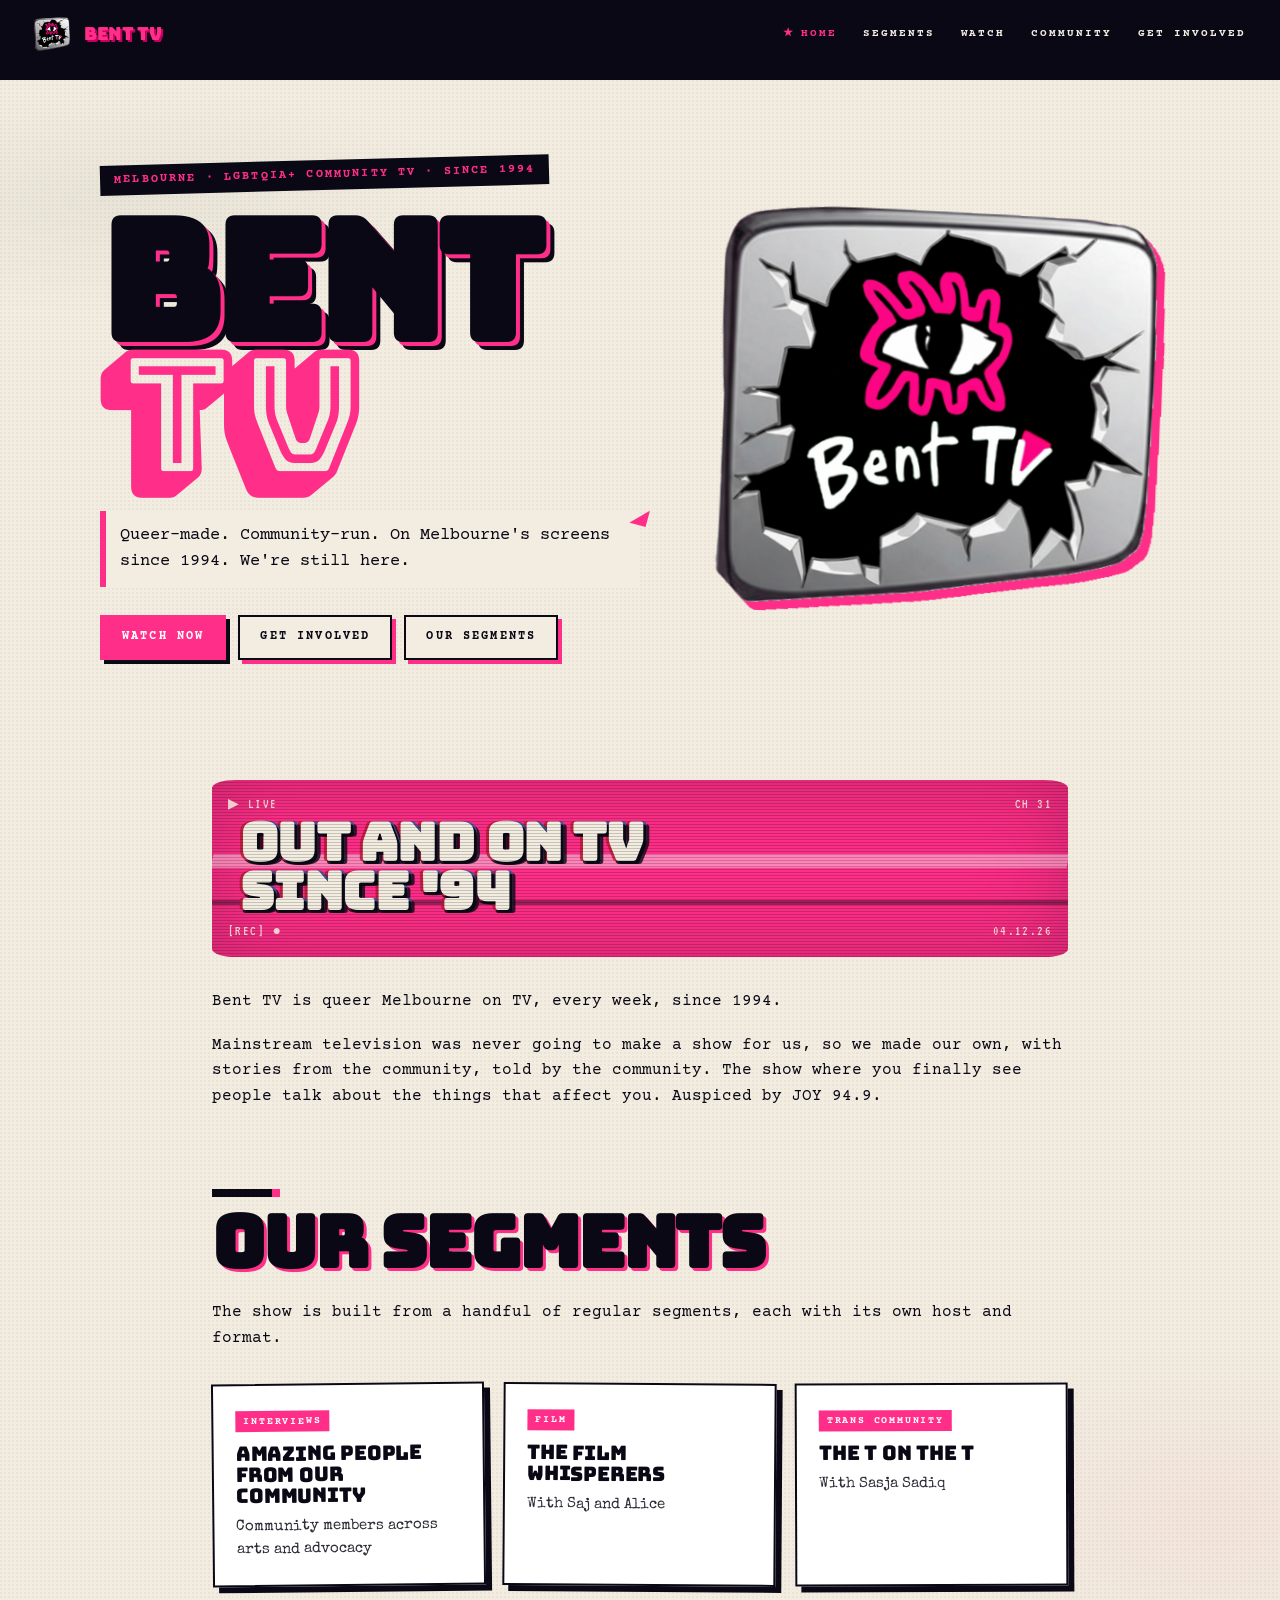
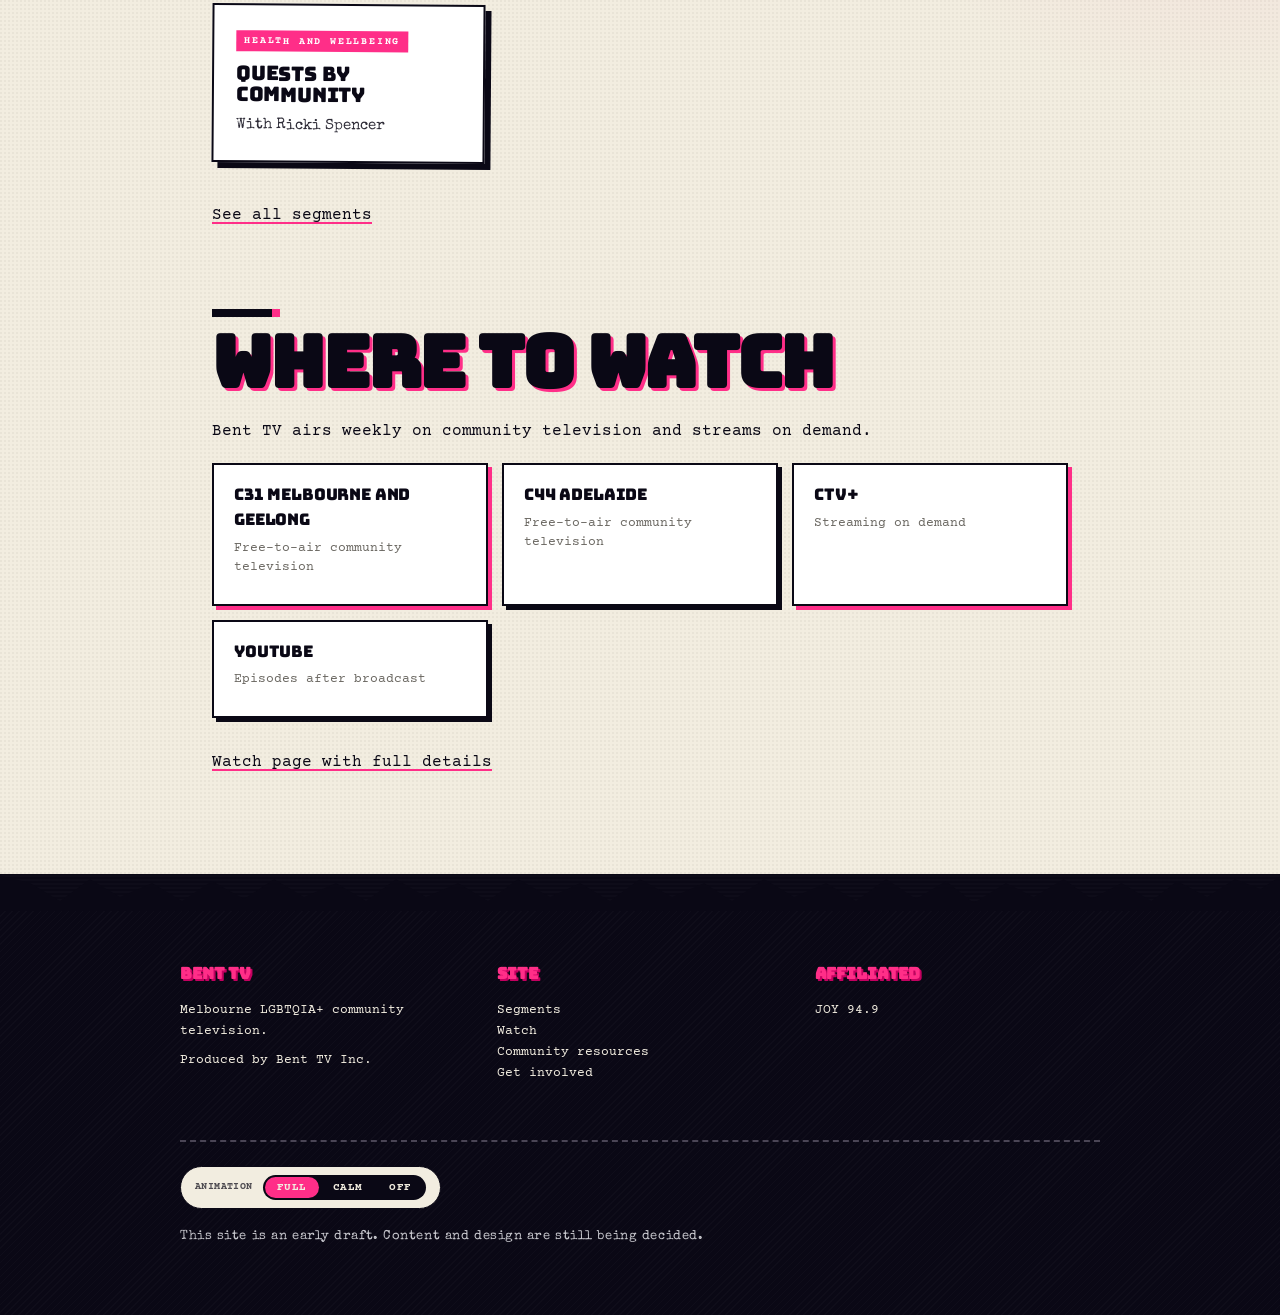
<file: index.html>
<!DOCTYPE html>
<html lang="en-AU">
<head>
<meta charset="UTF-8">
<meta name="viewport" content="width=device-width, initial-scale=1.0">
<title>Bent TV - Melbourne LGBTQIA+ community television</title>
<meta name="description" content="Bent TV is a Melbourne-based LGBTQIA+ community television show. Weekly on C31, C44, CTV+ and YouTube.">
<link rel="icon" type="image/png" href="bent-tv-bug.png">
<link rel="stylesheet" href="style.css">
</head>
<body>
<a class="skip-link" href="#main">Skip to content</a>

<nav class="site-nav" aria-label="Main">
<a class="nav-wm" href="index.html"><img class="nav-bug" src="bent-tv-bug.png" alt=""><span>BENT TV</span></a>
<div class="nav-links">
<a href="index.html" aria-current="page">Home</a>
<a href="segments.html">Segments</a>
<a href="watch.html">Watch</a>
<a href="community.html">Community</a>
<a href="get-involved.html">Get involved</a>
</div>
</nav>

<div class="page-wrap">

<header class="hero">
<div class="hero-inner">
<div class="hero-feature">
<div>
<span class="tracked eyebrow">Melbourne · LGBTQIA+ community TV · since 1994</span>
<h1>BENT <span class="tv">TV</span></h1>
<p class="lead">Queer-made. Community-run. On Melbourne's screens since 1994. We're still here.</p>
<div class="cta-group">
<a class="btn btn-pink" href="watch.html">Watch now</a>
<a class="btn btn-outline" href="get-involved.html">Get involved</a>
<a class="btn btn-outline" href="segments.html">Our segments</a>
</div>
</div>
<img class="hero-bug" src="bent-tv-bug.png" alt="Bent TV logo, a cracked silver TV screen with a hot pink eye motif and the wordmark Bent TV in handwritten white type">
</div>
</div>
</header>

<main id="main">

<div class="broadcast-panel" role="banner" aria-label="Section heading: Out and on TV since 1994">
<div class="bp-track-1" aria-hidden="true"></div>
<div class="bp-track-2" aria-hidden="true"></div>
<h2>
<span class="bp-ghost-l" aria-hidden="true">OUT AND ON TV<br>SINCE '94</span>
<span class="bp-ghost-r" aria-hidden="true">OUT AND ON TV<br>SINCE '94</span>
<span class="bp-real">OUT AND ON TV<br>SINCE '94</span>
</h2>
<span class="bp-corner bp-corner-tl" aria-hidden="true">▶ LIVE</span>
<span class="bp-corner bp-corner-tr" aria-hidden="true">CH 31</span>
<span class="bp-corner bp-corner-bl" aria-hidden="true">[REC] ●</span>
<span class="bp-corner bp-corner-br" aria-hidden="true" id="bp-date">25.04.26</span>
</div>
<p>Bent TV is queer Melbourne on TV, every week, since 1994.</p>
<p>Mainstream television was never going to make a show for us, so we made our own, with stories from the community, told by the community. The show where you finally see people talk about the things that affect you. Auspiced by JOY 94.9.</p>

<h2>Our segments</h2>
<p>The show is built from a handful of regular segments, each with its own host and format.</p>

<div class="segment-grid">

<a class="segment-card" href="amazing-people.html">
<div class="segment-card-tag">Interviews</div>
<div class="segment-card-title">Amazing People<br>from Our Community</div>
<div class="segment-card-host">Community members across arts and advocacy</div>
</a>

<a class="segment-card" href="film-whisperers.html">
<div class="segment-card-tag">Film</div>
<div class="segment-card-title">The Film Whisperers</div>
<div class="segment-card-host">With Saj and Alice</div>
</a>

<a class="segment-card" href="t-on-the-t.html">
<div class="segment-card-tag">Trans community</div>
<div class="segment-card-title">The T on the T</div>
<div class="segment-card-host">With Sasja Sadiq</div>
</a>

<a class="segment-card" href="quests-by-community.html">
<div class="segment-card-tag">Health and wellbeing</div>
<div class="segment-card-title">Quests by Community</div>
<div class="segment-card-host">With Ricki Spencer</div>
</a>

</div>

<p><a href="segments.html">See all segments</a></p>

<h2>Where to watch</h2>
<p>Bent TV airs weekly on community television and streams on demand.</p>

<ul class="platform-list">
<li>
<div class="platform-name">C31 Melbourne and Geelong</div>
<div class="platform-detail">Free-to-air community television</div>
</li>
<li>
<div class="platform-name">C44 Adelaide</div>
<div class="platform-detail">Free-to-air community television</div>
</li>
<li>
<div class="platform-name">CTV+</div>
<div class="platform-detail">Streaming on demand</div>
</li>
<li>
<div class="platform-name">YouTube</div>
<div class="platform-detail">Episodes after broadcast</div>
</li>
</ul>

<p><a href="watch.html">Watch page with full details</a></p>

</main>

</div>

<div class="before-footer"></div>

<footer class="site-footer">
<div class="footer-inner">

<div>
<h3>Bent TV</h3>
<p>Melbourne LGBTQIA+ community television.</p>
<p>Produced by Bent TV Inc.</p>
</div>

<div>
<h3>Site</h3>
<ul>
<li><a href="segments.html">Segments</a></li>
<li><a href="watch.html">Watch</a></li>
<li><a href="community.html">Community resources</a></li>
<li><a href="get-involved.html">Get involved</a></li>
</ul>
</div>

<div>
<h3>Affiliated</h3>
<ul>
<li><a href="https://joy.org.au/">JOY 94.9</a></li>
</ul>
</div>

<div class="footer-meta">
<div class="motion-control" role="region" aria-label="Animation settings">
<span class="motion-control-label" id="motion-label">Animation</span>
<div class="motion-control-buttons" role="group" aria-labelledby="motion-label">
<button class="motion-btn" type="button" data-motion="full" aria-pressed="false">Full</button>
<button class="motion-btn" type="button" data-motion="calm" aria-pressed="false">Calm</button>
<button class="motion-btn" type="button" data-motion="off" aria-pressed="false">Off</button>
</div>
</div>
<p>This site is an early draft. Content and design are still being decided.</p>
</div>

</div>
</footer>

<script>
(function() {
  // === Motion preference: full / calm / off, persisted in localStorage ===
  // OS-level prefers-reduced-motion is respected by CSS as a default.
  // User preference (if set here) overrides OS preference.

  var STORAGE_KEY = 'benttv_motion';
  var html = document.documentElement;
  var buttons = document.querySelectorAll('.motion-btn');

  function applyState(state) {
    if (state === 'full' || state === 'calm' || state === 'off') {
      html.setAttribute('data-motion', state);
    } else {
      html.removeAttribute('data-motion');
    }
    buttons.forEach(function(btn) {
      btn.setAttribute('aria-pressed', btn.dataset.motion === state ? 'true' : 'false');
    });
  }

  // On load, check stored preference. If none, mark whichever button matches
  // the resolved motion mode (full by default, calm if OS reduce-motion is set).
  var stored;
  try { stored = localStorage.getItem(STORAGE_KEY); } catch (e) { stored = null; }

  if (stored) {
    applyState(stored);
  } else {
    var prefersReduce = window.matchMedia && window.matchMedia('(prefers-reduced-motion: reduce)').matches;
    // Visual button state only, do not set data-motion attribute so CSS can react to OS pref
    buttons.forEach(function(btn) {
      btn.setAttribute('aria-pressed', btn.dataset.motion === (prefersReduce ? 'calm' : 'full') ? 'true' : 'false');
    });
  }

  // Wire up the buttons
  buttons.forEach(function(btn) {
    btn.addEventListener('click', function() {
      var state = btn.dataset.motion;
      try { localStorage.setItem(STORAGE_KEY, state); } catch (e) {}
      applyState(state);
    });
  });

  // === Current date in the broadcast panel corner ===
  // Format: DD.MM.YY
  var dateEl = document.getElementById('bp-date');
  if (dateEl) {
    var d = new Date();
    var pad = function(n) { return n < 10 ? '0' + n : '' + n; };
    var dd = pad(d.getDate());
    var mm = pad(d.getMonth() + 1);
    var yy = pad(d.getFullYear() % 100);
    dateEl.textContent = dd + '.' + mm + '.' + yy;
  }
})();
</script>

</body>
</html>
</file>
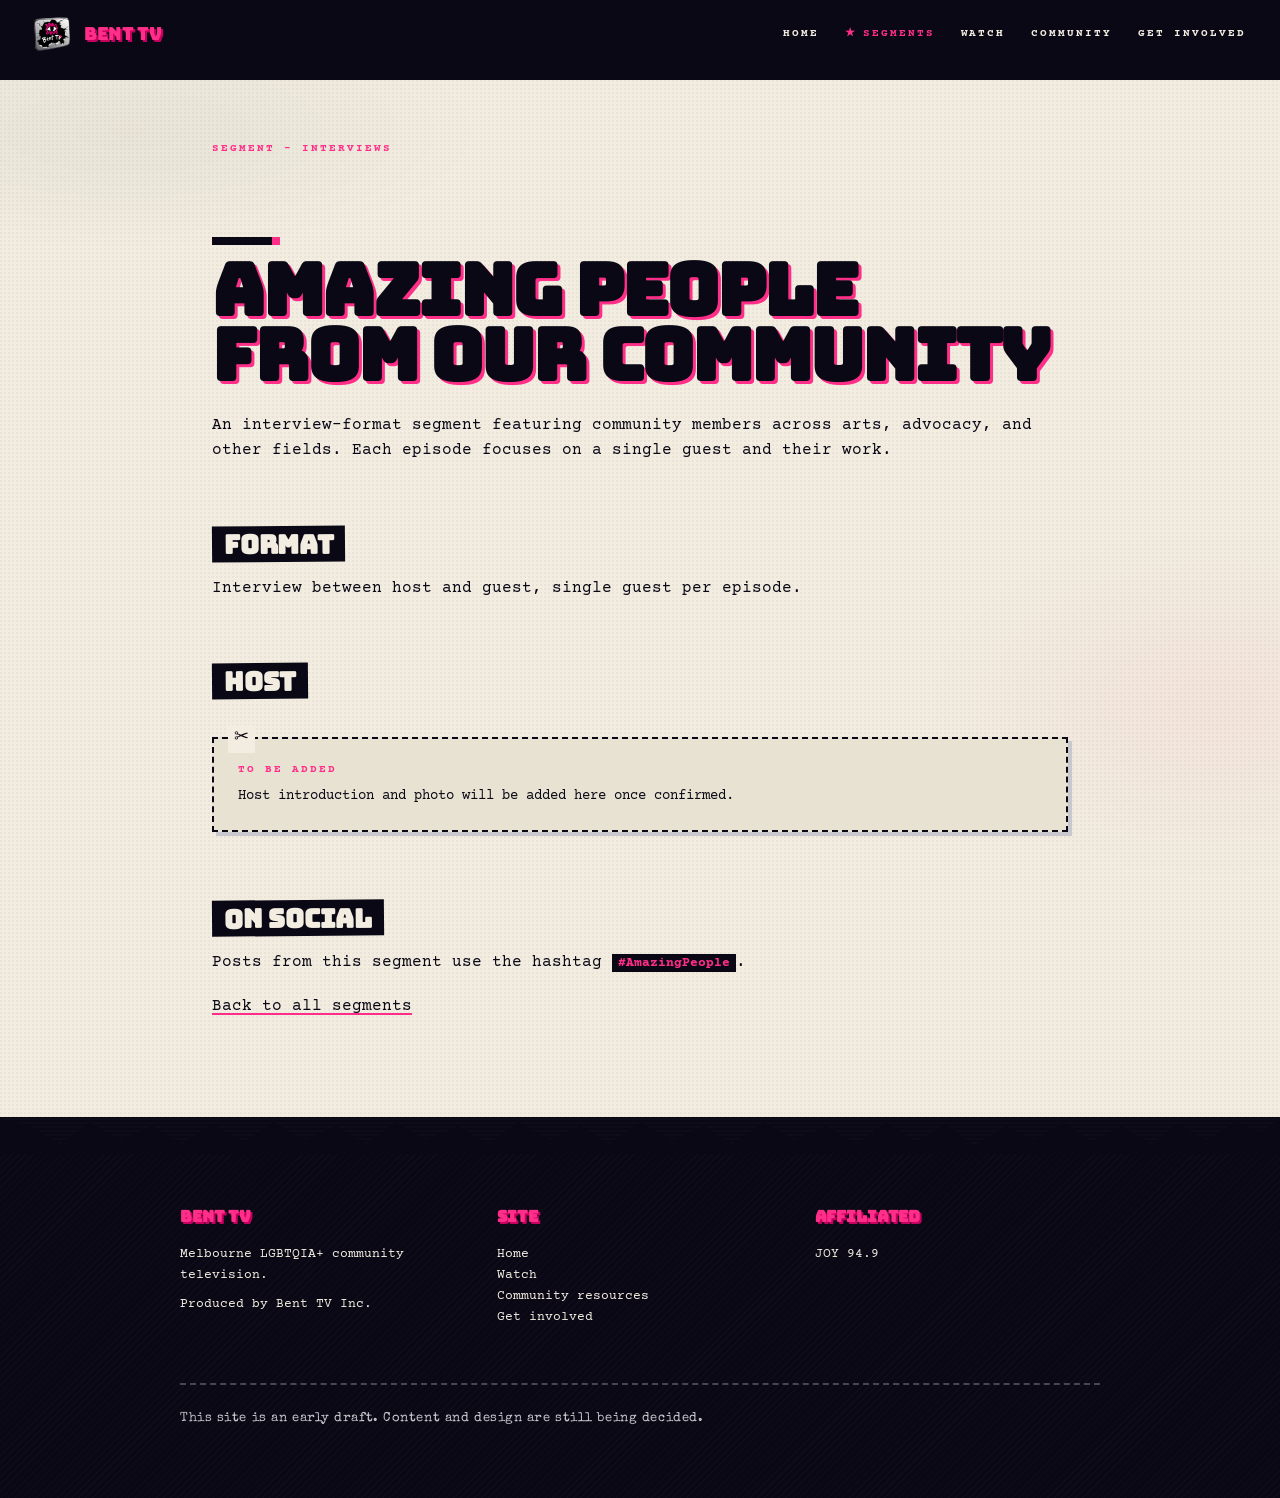
<file: amazing-people.html>
<!DOCTYPE html>
<html lang="en-AU">
<head>
<meta charset="UTF-8">
<meta name="viewport" content="width=device-width, initial-scale=1.0">
<title>Amazing People from Our Community - Bent TV</title>
<meta name="description" content="An interview-format segment featuring community members across arts, advocacy, and other fields.">
<link rel="icon" type="image/png" href="bent-tv-bug.png">
<link rel="stylesheet" href="style.css">
</head>
<body>
<a class="skip-link" href="#main">Skip to content</a>

<nav class="site-nav" aria-label="Main">
<a class="nav-wm" href="index.html"><img class="nav-bug" src="bent-tv-bug.png" alt=""><span>BENT TV</span></a>
<div class="nav-links">
<a href="index.html">Home</a>
<a href="segments.html" aria-current="page">Segments</a>
<a href="watch.html">Watch</a>
<a href="community.html">Community</a>
<a href="get-involved.html">Get involved</a>
</div>
</nav>

<div class="page-wrap">

<main id="main">

<span class="tracked eyebrow">Segment - Interviews</span>
<h2>Amazing People<br>from Our Community</h2>

<p>An interview-format segment featuring community members across arts, advocacy, and other fields. Each episode focuses on a single guest and their work.</p>

<h3>Format</h3>
<p>Interview between host and guest, single guest per episode.</p>

<h3>Host</h3>
<div class="placeholder-block">
<span class="placeholder-label">To be added</span>
Host introduction and photo will be added here once confirmed.
</div>

<h3>On social</h3>
<p>Posts from this segment use the hashtag <code>#AmazingPeople</code>.</p>

<p><a href="segments.html">Back to all segments</a></p>

</main>

</div>

<div class="before-footer"></div>

<footer class="site-footer">
<div class="footer-inner">

<div>
<h3>Bent TV</h3>
<p>Melbourne LGBTQIA+ community television.</p>
<p>Produced by Bent TV Inc.</p>
</div>

<div>
<h3>Site</h3>
<ul>
<li><a href="index.html">Home</a></li>
<li><a href="watch.html">Watch</a></li>
<li><a href="community.html">Community resources</a></li>
<li><a href="get-involved.html">Get involved</a></li>
</ul>
</div>

<div>
<h3>Affiliated</h3>
<ul>
<li><a href="https://joy.org.au/">JOY 94.9</a></li>
</ul>
</div>

<div class="footer-meta">
<p>This site is an early draft. Content and design are still being decided.</p>
</div>

</div>
</footer>

</body>
</html>
</file>
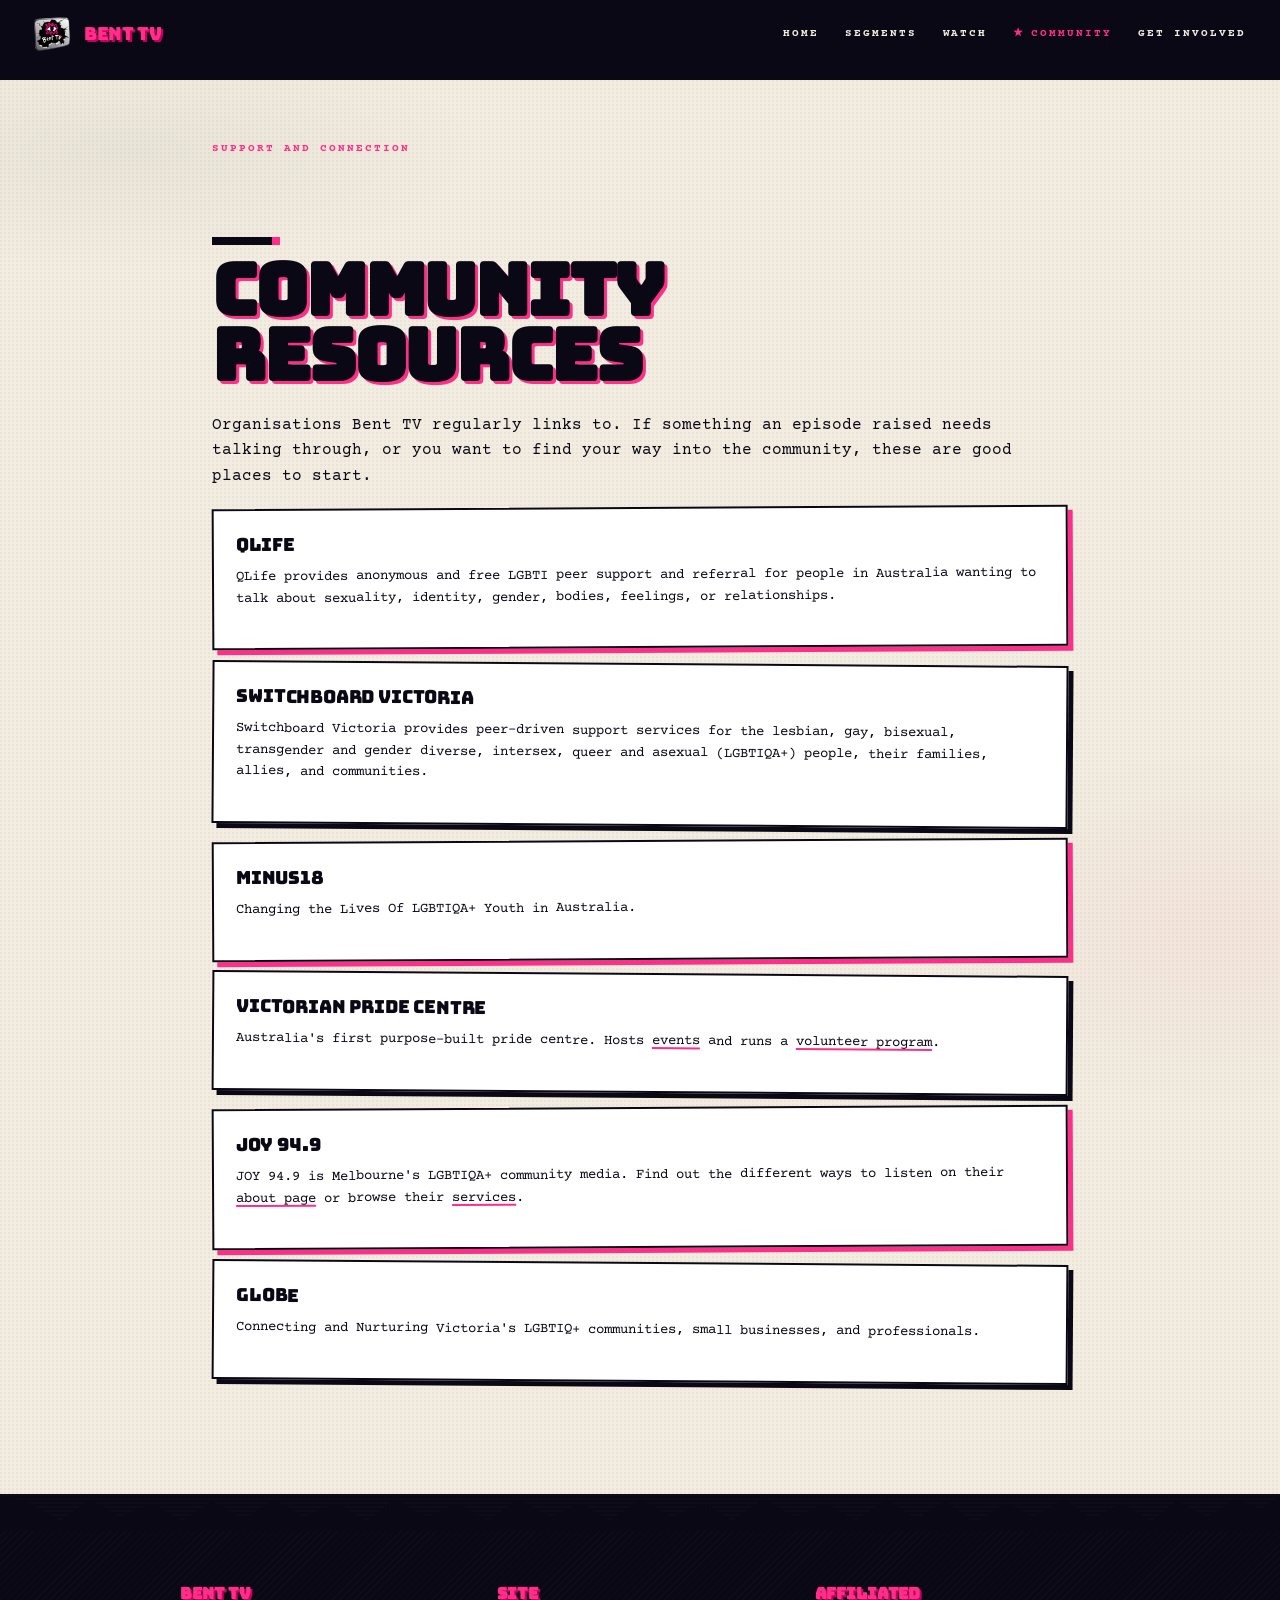
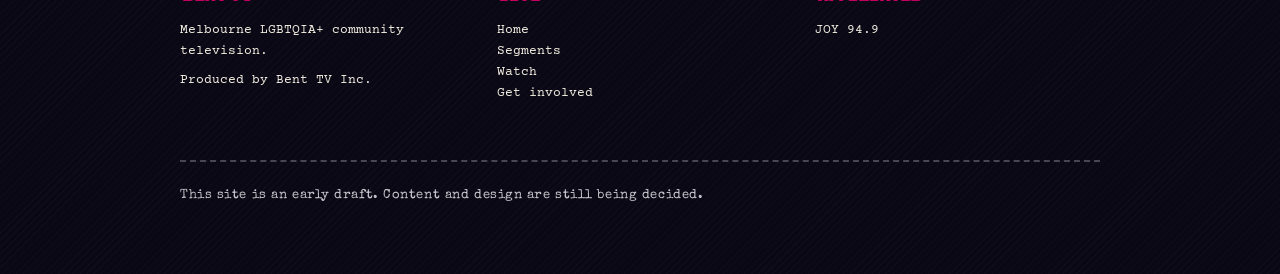
<file: community.html>
<!DOCTYPE html>
<html lang="en-AU">
<head>
<meta charset="UTF-8">
<meta name="viewport" content="width=device-width, initial-scale=1.0">
<title>Community resources - Bent TV</title>
<meta name="description" content="LGBTQIA+ community organisations and support services that Bent TV regularly links to.">
<link rel="icon" type="image/png" href="bent-tv-bug.png">
<link rel="stylesheet" href="style.css">
</head>
<body>
<a class="skip-link" href="#main">Skip to content</a>

<nav class="site-nav" aria-label="Main">
<a class="nav-wm" href="index.html"><img class="nav-bug" src="bent-tv-bug.png" alt=""><span>BENT TV</span></a>
<div class="nav-links">
<a href="index.html">Home</a>
<a href="segments.html">Segments</a>
<a href="watch.html">Watch</a>
<a href="community.html" aria-current="page">Community</a>
<a href="get-involved.html">Get involved</a>
</div>
</nav>

<div class="page-wrap">

<main id="main">

<span class="tracked eyebrow">Support and connection</span>
<h2>Community resources</h2>
<p>Organisations Bent TV regularly links to. If something an episode raised needs talking through, or you want to find your way into the community, these are good places to start.</p>

<ul class="resource-list">

<li>
<div class="resource-name"><a href="https://www.qlife.org.au/">QLife</a></div>
<p class="resource-blurb">QLife provides anonymous and free LGBTI peer support and referral for people in Australia wanting to talk about sexuality, identity, gender, bodies, feelings, or relationships.</p>
</li>

<li>
<div class="resource-name"><a href="https://www.switchboard.org.au/">Switchboard Victoria</a></div>
<p class="resource-blurb">Switchboard Victoria provides peer-driven support services for the lesbian, gay, bisexual, transgender and gender diverse, intersex, queer and asexual (LGBTIQA+) people, their families, allies, and communities.</p>
</li>

<li>
<div class="resource-name"><a href="https://www.minus18.org.au/">Minus18</a></div>
<p class="resource-blurb">Changing the Lives Of LGBTIQA+ Youth in Australia.</p>
</li>

<li>
<div class="resource-name"><a href="https://pridecentre.org.au/">Victorian Pride Centre</a></div>
<p class="resource-blurb">Australia's first purpose-built pride centre. Hosts <a href="https://pridecentre.org.au/events/">events</a> and runs a <a href="https://pridecentre.org.au/volunteer/">volunteer program</a>.</p>
</li>

<li>
<div class="resource-name"><a href="https://joy.org.au/">JOY 94.9</a></div>
<p class="resource-blurb">JOY 94.9 is Melbourne's LGBTIQA+ community media. Find out the different ways to listen on their <a href="https://joy.org.au/about-joy/we-are-joy/">about page</a> or browse their <a href="https://joy.org.au/services/">services</a>.</p>
</li>

<li>
<div class="resource-name"><a href="https://globevictoria.com.au/">GLOBE</a></div>
<p class="resource-blurb">Connecting and Nurturing Victoria's LGBTIQ+ communities, small businesses, and professionals.</p>
</li>

</ul>

</main>

</div>

<div class="before-footer"></div>

<footer class="site-footer">
<div class="footer-inner">

<div>
<h3>Bent TV</h3>
<p>Melbourne LGBTQIA+ community television.</p>
<p>Produced by Bent TV Inc.</p>
</div>

<div>
<h3>Site</h3>
<ul>
<li><a href="index.html">Home</a></li>
<li><a href="segments.html">Segments</a></li>
<li><a href="watch.html">Watch</a></li>
<li><a href="get-involved.html">Get involved</a></li>
</ul>
</div>

<div>
<h3>Affiliated</h3>
<ul>
<li><a href="https://joy.org.au/">JOY 94.9</a></li>
</ul>
</div>

<div class="footer-meta">
<p>This site is an early draft. Content and design are still being decided.</p>
</div>

</div>
</footer>

</body>
</html>
</file>
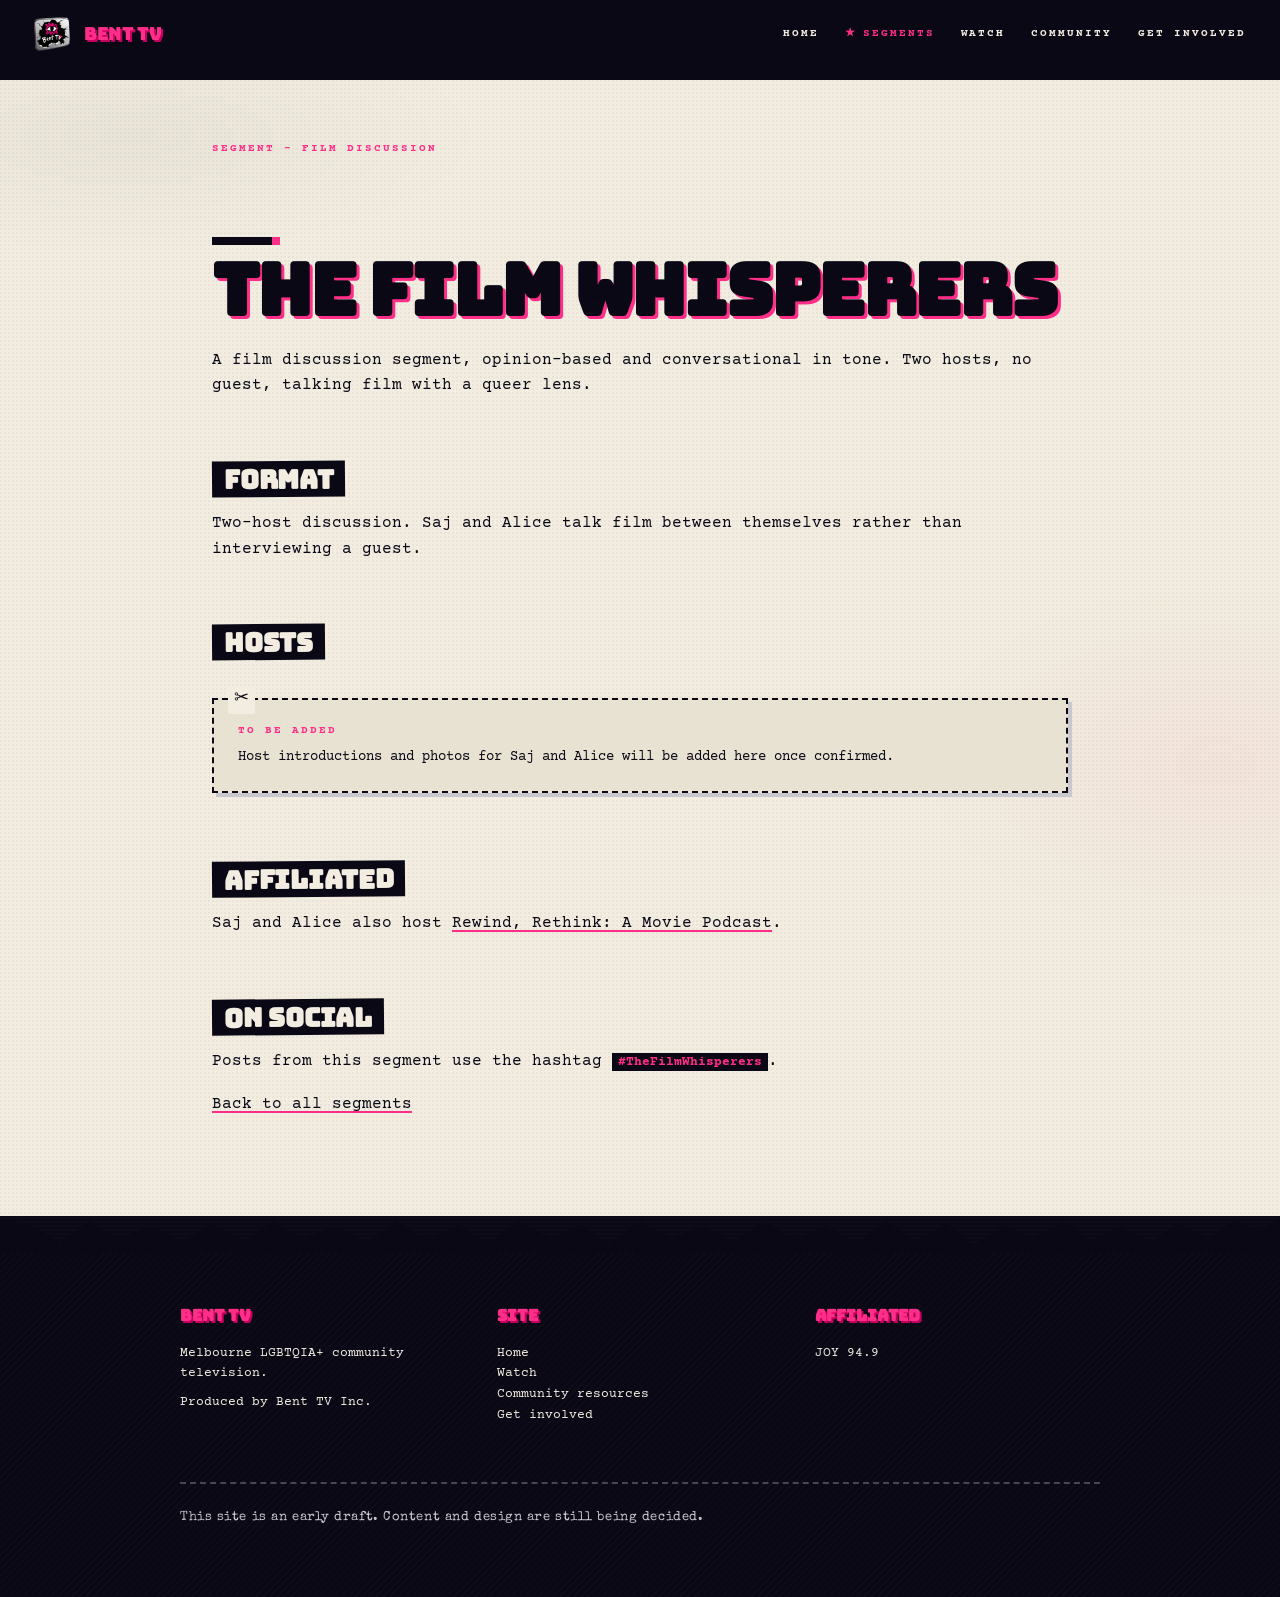
<file: film-whisperers.html>
<!DOCTYPE html>
<html lang="en-AU">
<head>
<meta charset="UTF-8">
<meta name="viewport" content="width=device-width, initial-scale=1.0">
<title>The Film Whisperers - Bent TV</title>
<meta name="description" content="A film discussion segment with hosts Saj and Alice. Opinion-based and conversational.">
<link rel="icon" type="image/png" href="bent-tv-bug.png">
<link rel="stylesheet" href="style.css">
</head>
<body>
<a class="skip-link" href="#main">Skip to content</a>

<nav class="site-nav" aria-label="Main">
<a class="nav-wm" href="index.html"><img class="nav-bug" src="bent-tv-bug.png" alt=""><span>BENT TV</span></a>
<div class="nav-links">
<a href="index.html">Home</a>
<a href="segments.html" aria-current="page">Segments</a>
<a href="watch.html">Watch</a>
<a href="community.html">Community</a>
<a href="get-involved.html">Get involved</a>
</div>
</nav>

<div class="page-wrap">

<main id="main">

<span class="tracked eyebrow">Segment - Film discussion</span>
<h2>The Film Whisperers</h2>

<p>A film discussion segment, opinion-based and conversational in tone. Two hosts, no guest, talking film with a queer lens.</p>

<h3>Format</h3>
<p>Two-host discussion. Saj and Alice talk film between themselves rather than interviewing a guest.</p>

<h3>Hosts</h3>
<div class="placeholder-block">
<span class="placeholder-label">To be added</span>
Host introductions and photos for Saj and Alice will be added here once confirmed.
</div>

<h3>Affiliated</h3>
<p>Saj and Alice also host <a href="https://linktr.ee/RewindRethink/">Rewind, Rethink: A Movie Podcast</a>.</p>

<h3>On social</h3>
<p>Posts from this segment use the hashtag <code>#TheFilmWhisperers</code>.</p>

<p><a href="segments.html">Back to all segments</a></p>

</main>

</div>

<div class="before-footer"></div>

<footer class="site-footer">
<div class="footer-inner">

<div>
<h3>Bent TV</h3>
<p>Melbourne LGBTQIA+ community television.</p>
<p>Produced by Bent TV Inc.</p>
</div>

<div>
<h3>Site</h3>
<ul>
<li><a href="index.html">Home</a></li>
<li><a href="watch.html">Watch</a></li>
<li><a href="community.html">Community resources</a></li>
<li><a href="get-involved.html">Get involved</a></li>
</ul>
</div>

<div>
<h3>Affiliated</h3>
<ul>
<li><a href="https://joy.org.au/">JOY 94.9</a></li>
</ul>
</div>

<div class="footer-meta">
<p>This site is an early draft. Content and design are still being decided.</p>
</div>

</div>
</footer>

</body>
</html>
</file>
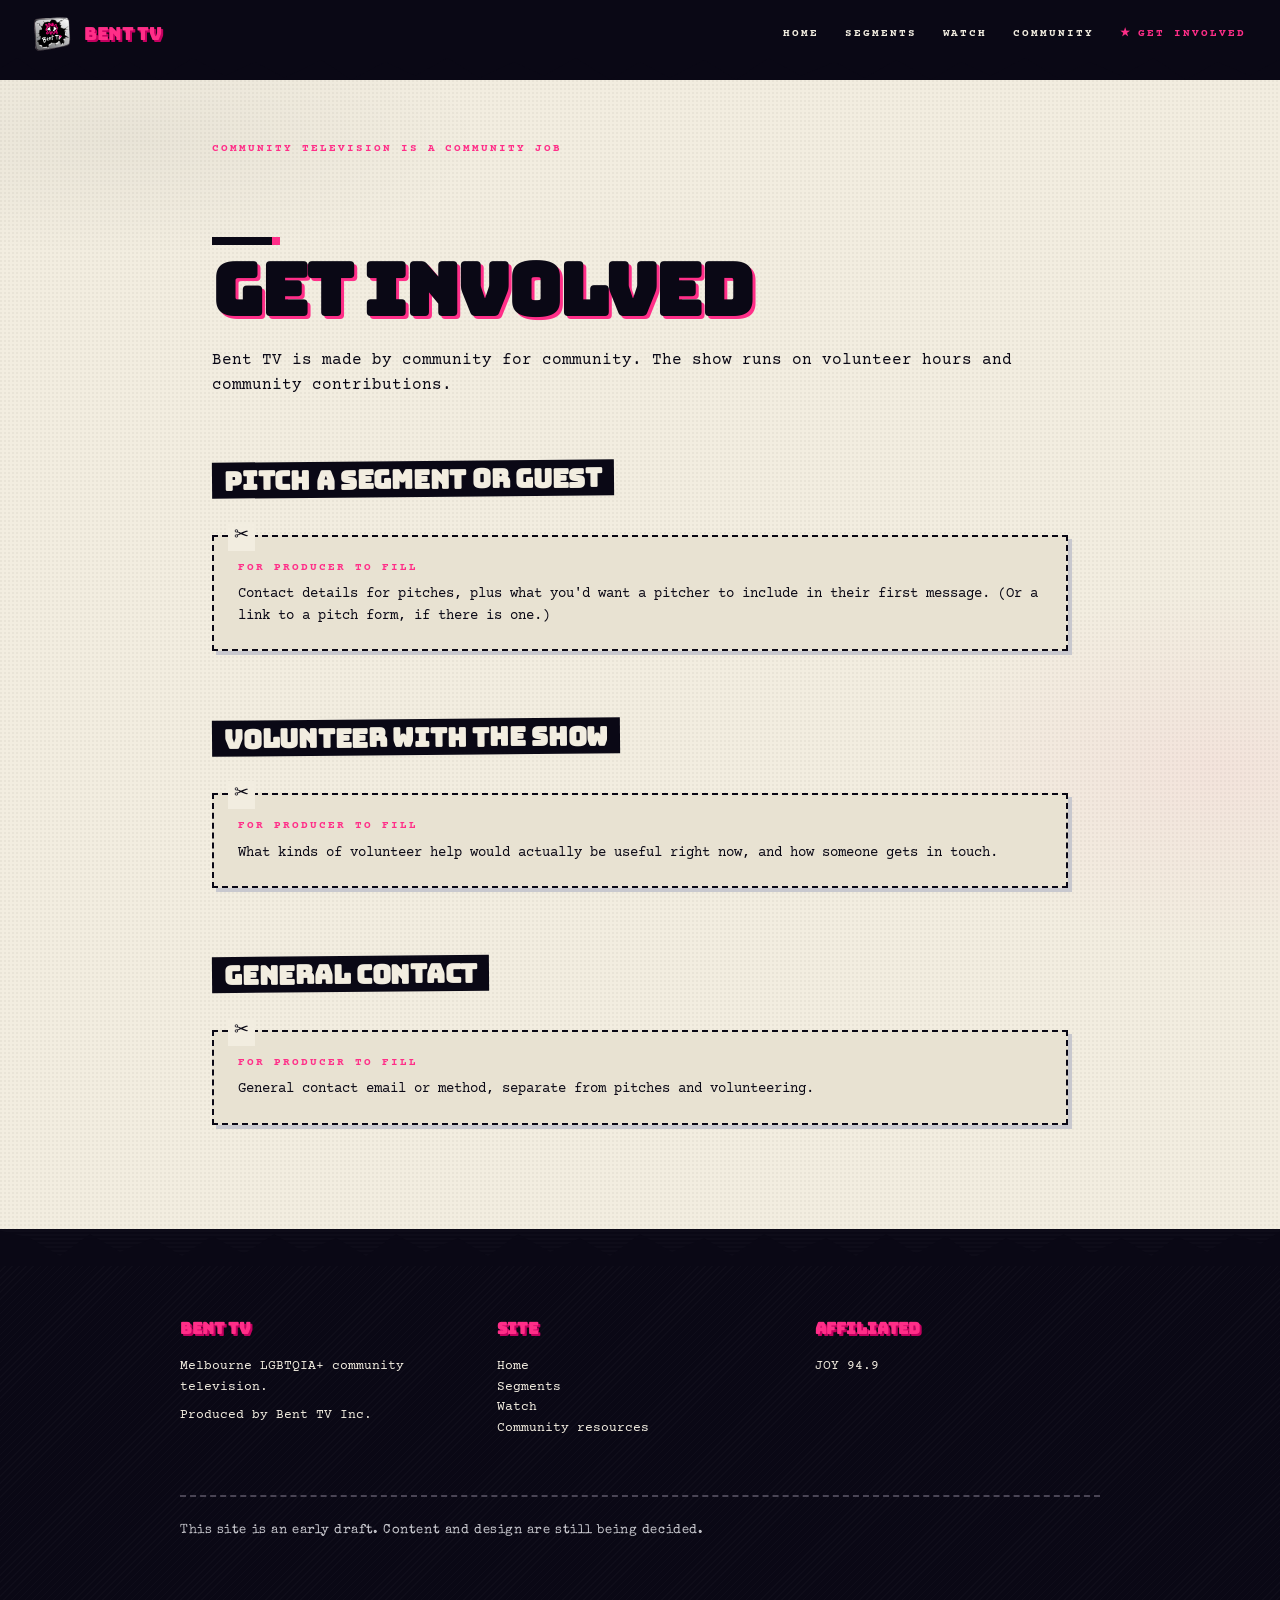
<file: get-involved.html>
<!DOCTYPE html>
<html lang="en-AU">
<head>
<meta charset="UTF-8">
<meta name="viewport" content="width=device-width, initial-scale=1.0">
<title>Get involved - Bent TV</title>
<meta name="description" content="How to get involved with Bent TV - pitch a segment, volunteer, or contact the producer.">
<link rel="icon" type="image/png" href="bent-tv-bug.png">
<link rel="stylesheet" href="style.css">
</head>
<body>
<a class="skip-link" href="#main">Skip to content</a>

<nav class="site-nav" aria-label="Main">
<a class="nav-wm" href="index.html"><img class="nav-bug" src="bent-tv-bug.png" alt=""><span>BENT TV</span></a>
<div class="nav-links">
<a href="index.html">Home</a>
<a href="segments.html">Segments</a>
<a href="watch.html">Watch</a>
<a href="community.html">Community</a>
<a href="get-involved.html" aria-current="page">Get involved</a>
</div>
</nav>

<div class="page-wrap">

<main id="main">

<span class="tracked eyebrow">Community television is a community job</span>
<h2>Get involved</h2>
<p>Bent TV is made by community for community. The show runs on volunteer hours and community contributions.</p>

<h3>Pitch a segment or guest</h3>
<div class="placeholder-block">
<span class="placeholder-label">For producer to fill</span>
Contact details for pitches, plus what you'd want a pitcher to include in their first message. (Or a link to a pitch form, if there is one.)
</div>

<h3>Volunteer with the show</h3>
<div class="placeholder-block">
<span class="placeholder-label">For producer to fill</span>
What kinds of volunteer help would actually be useful right now, and how someone gets in touch.
</div>

<h3>General contact</h3>
<div class="placeholder-block">
<span class="placeholder-label">For producer to fill</span>
General contact email or method, separate from pitches and volunteering.
</div>

</main>

</div>

<div class="before-footer"></div>

<footer class="site-footer">
<div class="footer-inner">

<div>
<h3>Bent TV</h3>
<p>Melbourne LGBTQIA+ community television.</p>
<p>Produced by Bent TV Inc.</p>
</div>

<div>
<h3>Site</h3>
<ul>
<li><a href="index.html">Home</a></li>
<li><a href="segments.html">Segments</a></li>
<li><a href="watch.html">Watch</a></li>
<li><a href="community.html">Community resources</a></li>
</ul>
</div>

<div>
<h3>Affiliated</h3>
<ul>
<li><a href="https://joy.org.au/">JOY 94.9</a></li>
</ul>
</div>

<div class="footer-meta">
<p>This site is an early draft. Content and design are still being decided.</p>
</div>

</div>
</footer>

</body>
</html>
</file>
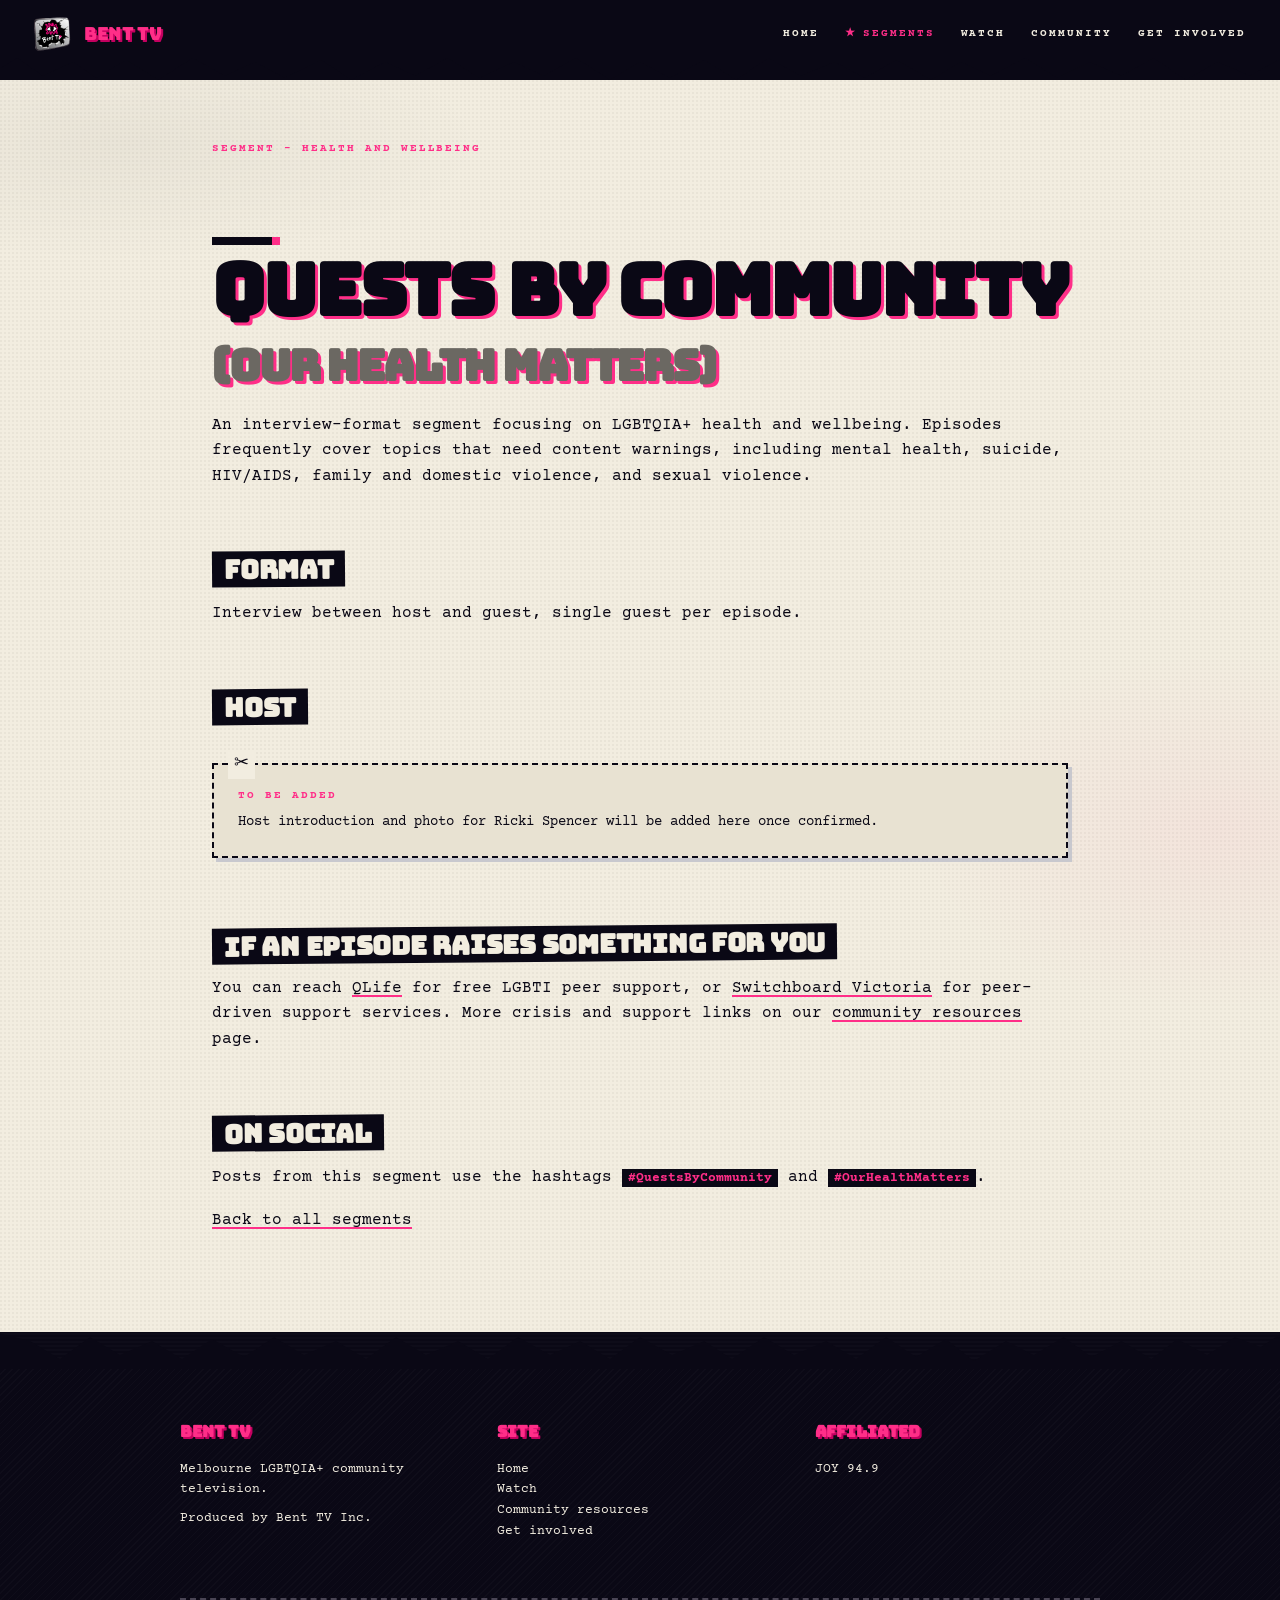
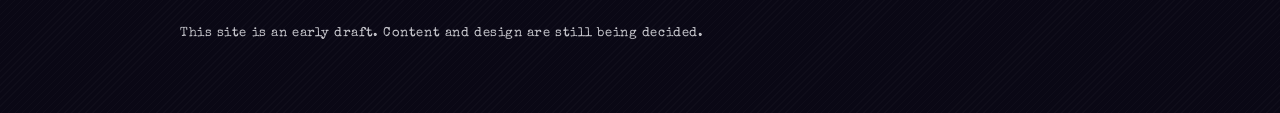
<file: quests-by-community.html>
<!DOCTYPE html>
<html lang="en-AU">
<head>
<meta charset="UTF-8">
<meta name="viewport" content="width=device-width, initial-scale=1.0">
<title>Quests by Community - Bent TV</title>
<meta name="description" content="An interview segment with host Ricki Spencer, focusing on LGBTQIA+ health and wellbeing.">
<link rel="icon" type="image/png" href="bent-tv-bug.png">
<link rel="stylesheet" href="style.css">
</head>
<body>
<a class="skip-link" href="#main">Skip to content</a>

<nav class="site-nav" aria-label="Main">
<a class="nav-wm" href="index.html"><img class="nav-bug" src="bent-tv-bug.png" alt=""><span>BENT TV</span></a>
<div class="nav-links">
<a href="index.html">Home</a>
<a href="segments.html" aria-current="page">Segments</a>
<a href="watch.html">Watch</a>
<a href="community.html">Community</a>
<a href="get-involved.html">Get involved</a>
</div>
</nav>

<div class="page-wrap">

<main id="main">

<span class="tracked eyebrow">Segment - Health and wellbeing</span>
<h2>Quests by Community<br><span style="font-size: 0.6em; color: var(--muted);">(Our Health Matters)</span></h2>

<p>An interview-format segment focusing on LGBTQIA+ health and wellbeing. Episodes frequently cover topics that need content warnings, including mental health, suicide, HIV/AIDS, family and domestic violence, and sexual violence.</p>

<h3>Format</h3>
<p>Interview between host and guest, single guest per episode.</p>

<h3>Host</h3>
<div class="placeholder-block">
<span class="placeholder-label">To be added</span>
Host introduction and photo for Ricki Spencer will be added here once confirmed.
</div>

<h3>If an episode raises something for you</h3>
<p>You can reach <a href="https://www.qlife.org.au/">QLife</a> for free LGBTI peer support, or <a href="https://www.switchboard.org.au/">Switchboard Victoria</a> for peer-driven support services. More crisis and support links on our <a href="community.html">community resources</a> page.</p>

<h3>On social</h3>
<p>Posts from this segment use the hashtags <code>#QuestsByCommunity</code> and <code>#OurHealthMatters</code>.</p>

<p><a href="segments.html">Back to all segments</a></p>

</main>

</div>

<div class="before-footer"></div>

<footer class="site-footer">
<div class="footer-inner">

<div>
<h3>Bent TV</h3>
<p>Melbourne LGBTQIA+ community television.</p>
<p>Produced by Bent TV Inc.</p>
</div>

<div>
<h3>Site</h3>
<ul>
<li><a href="index.html">Home</a></li>
<li><a href="watch.html">Watch</a></li>
<li><a href="community.html">Community resources</a></li>
<li><a href="get-involved.html">Get involved</a></li>
</ul>
</div>

<div>
<h3>Affiliated</h3>
<ul>
<li><a href="https://joy.org.au/">JOY 94.9</a></li>
</ul>
</div>

<div class="footer-meta">
<p>This site is an early draft. Content and design are still being decided.</p>
</div>

</div>
</footer>

</body>
</html>
</file>
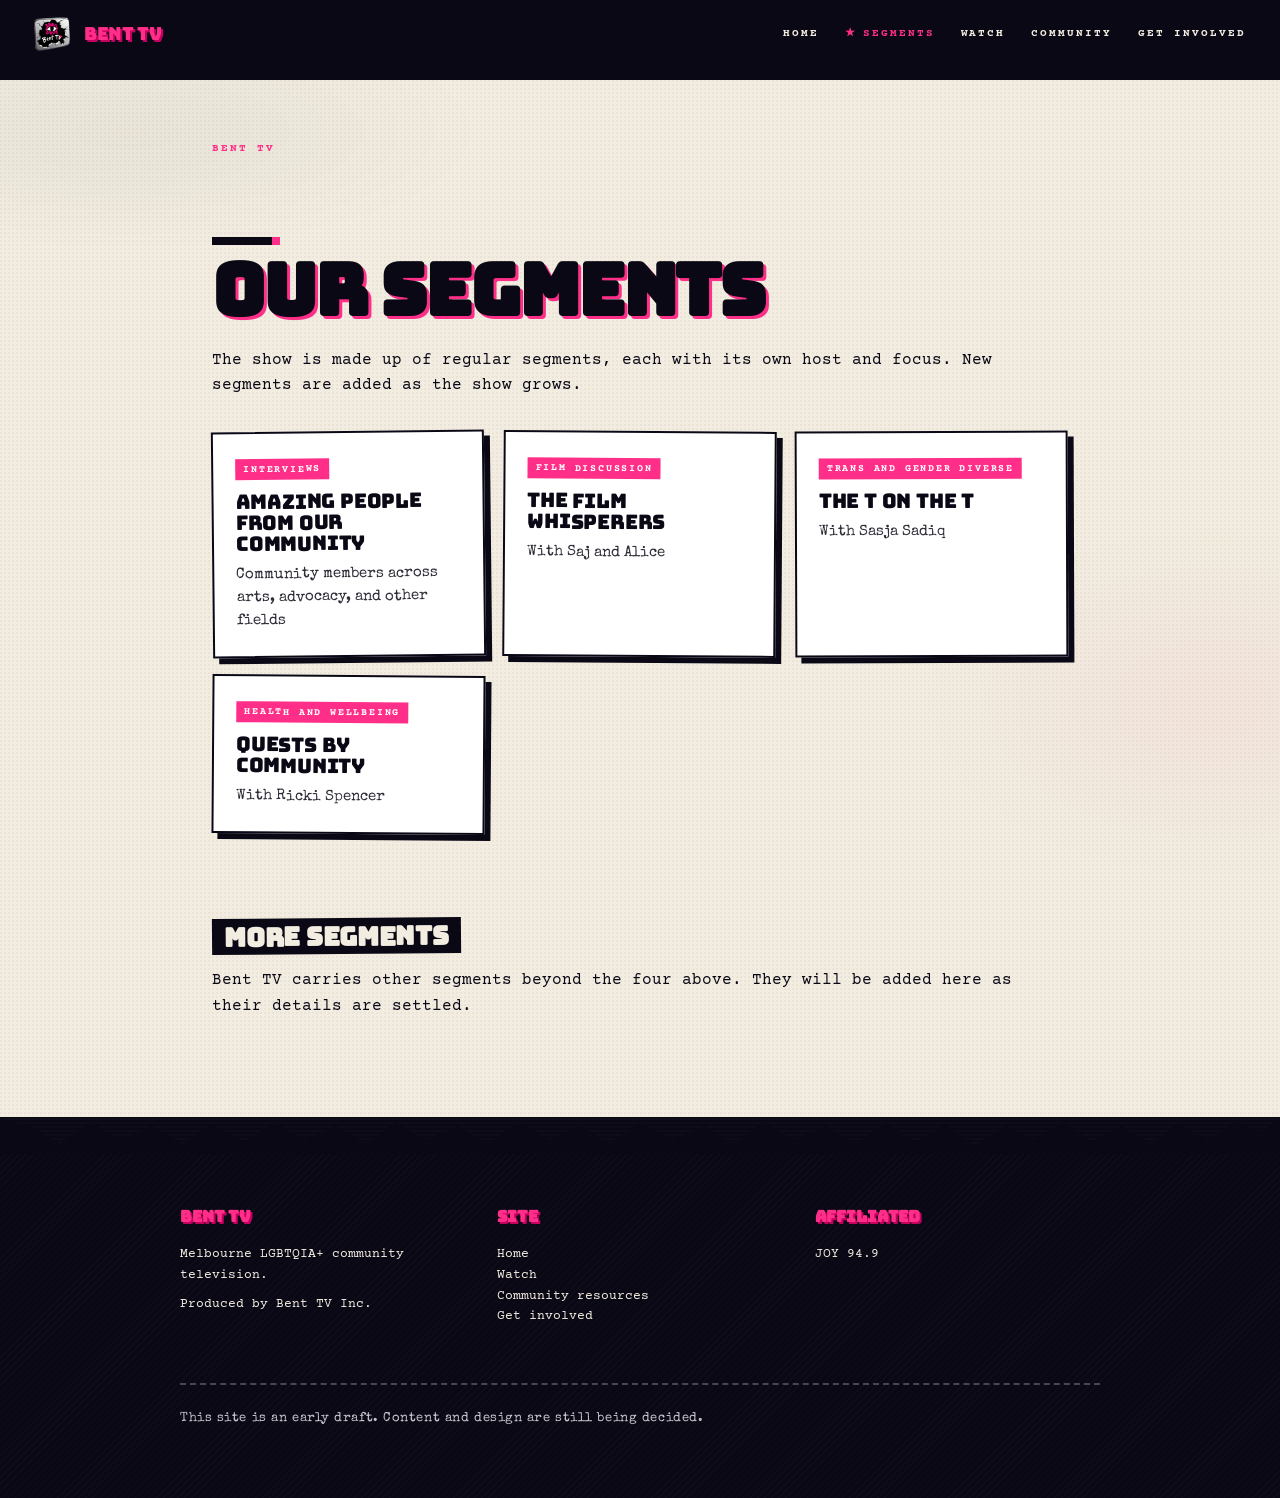
<file: segments.html>
<!DOCTYPE html>
<html lang="en-AU">
<head>
<meta charset="UTF-8">
<meta name="viewport" content="width=device-width, initial-scale=1.0">
<title>Segments - Bent TV</title>
<meta name="description" content="The regular segments that make up Bent TV: Amazing People from Our Community, The Film Whisperers, The T on the T, and Quests by Community.">
<link rel="icon" type="image/png" href="bent-tv-bug.png">
<link rel="stylesheet" href="style.css">
</head>
<body>
<a class="skip-link" href="#main">Skip to content</a>

<nav class="site-nav" aria-label="Main">
<a class="nav-wm" href="index.html"><img class="nav-bug" src="bent-tv-bug.png" alt=""><span>BENT TV</span></a>
<div class="nav-links">
<a href="index.html">Home</a>
<a href="segments.html" aria-current="page">Segments</a>
<a href="watch.html">Watch</a>
<a href="community.html">Community</a>
<a href="get-involved.html">Get involved</a>
</div>
</nav>

<div class="page-wrap">

<main id="main">

<span class="tracked eyebrow">Bent TV</span>
<h2>Our segments</h2>
<p>The show is made up of regular segments, each with its own host and focus. New segments are added as the show grows.</p>

<div class="segment-grid">

<a class="segment-card" href="amazing-people.html">
<div class="segment-card-tag">Interviews</div>
<div class="segment-card-title">Amazing People<br>from Our Community</div>
<div class="segment-card-host">Community members across arts, advocacy, and other fields</div>
</a>

<a class="segment-card" href="film-whisperers.html">
<div class="segment-card-tag">Film discussion</div>
<div class="segment-card-title">The Film Whisperers</div>
<div class="segment-card-host">With Saj and Alice</div>
</a>

<a class="segment-card" href="t-on-the-t.html">
<div class="segment-card-tag">Trans and gender diverse</div>
<div class="segment-card-title">The T on the T</div>
<div class="segment-card-host">With Sasja Sadiq</div>
</a>

<a class="segment-card" href="quests-by-community.html">
<div class="segment-card-tag">Health and wellbeing</div>
<div class="segment-card-title">Quests by Community</div>
<div class="segment-card-host">With Ricki Spencer</div>
</a>

</div>

<h3>More segments</h3>
<p>Bent TV carries other segments beyond the four above. They will be added here as their details are settled.</p>

</main>

</div>

<div class="before-footer"></div>

<footer class="site-footer">
<div class="footer-inner">

<div>
<h3>Bent TV</h3>
<p>Melbourne LGBTQIA+ community television.</p>
<p>Produced by Bent TV Inc.</p>
</div>

<div>
<h3>Site</h3>
<ul>
<li><a href="index.html">Home</a></li>
<li><a href="watch.html">Watch</a></li>
<li><a href="community.html">Community resources</a></li>
<li><a href="get-involved.html">Get involved</a></li>
</ul>
</div>

<div>
<h3>Affiliated</h3>
<ul>
<li><a href="https://joy.org.au/">JOY 94.9</a></li>
</ul>
</div>

<div class="footer-meta">
<p>This site is an early draft. Content and design are still being decided.</p>
</div>

</div>
</footer>

</body>
</html>
</file>
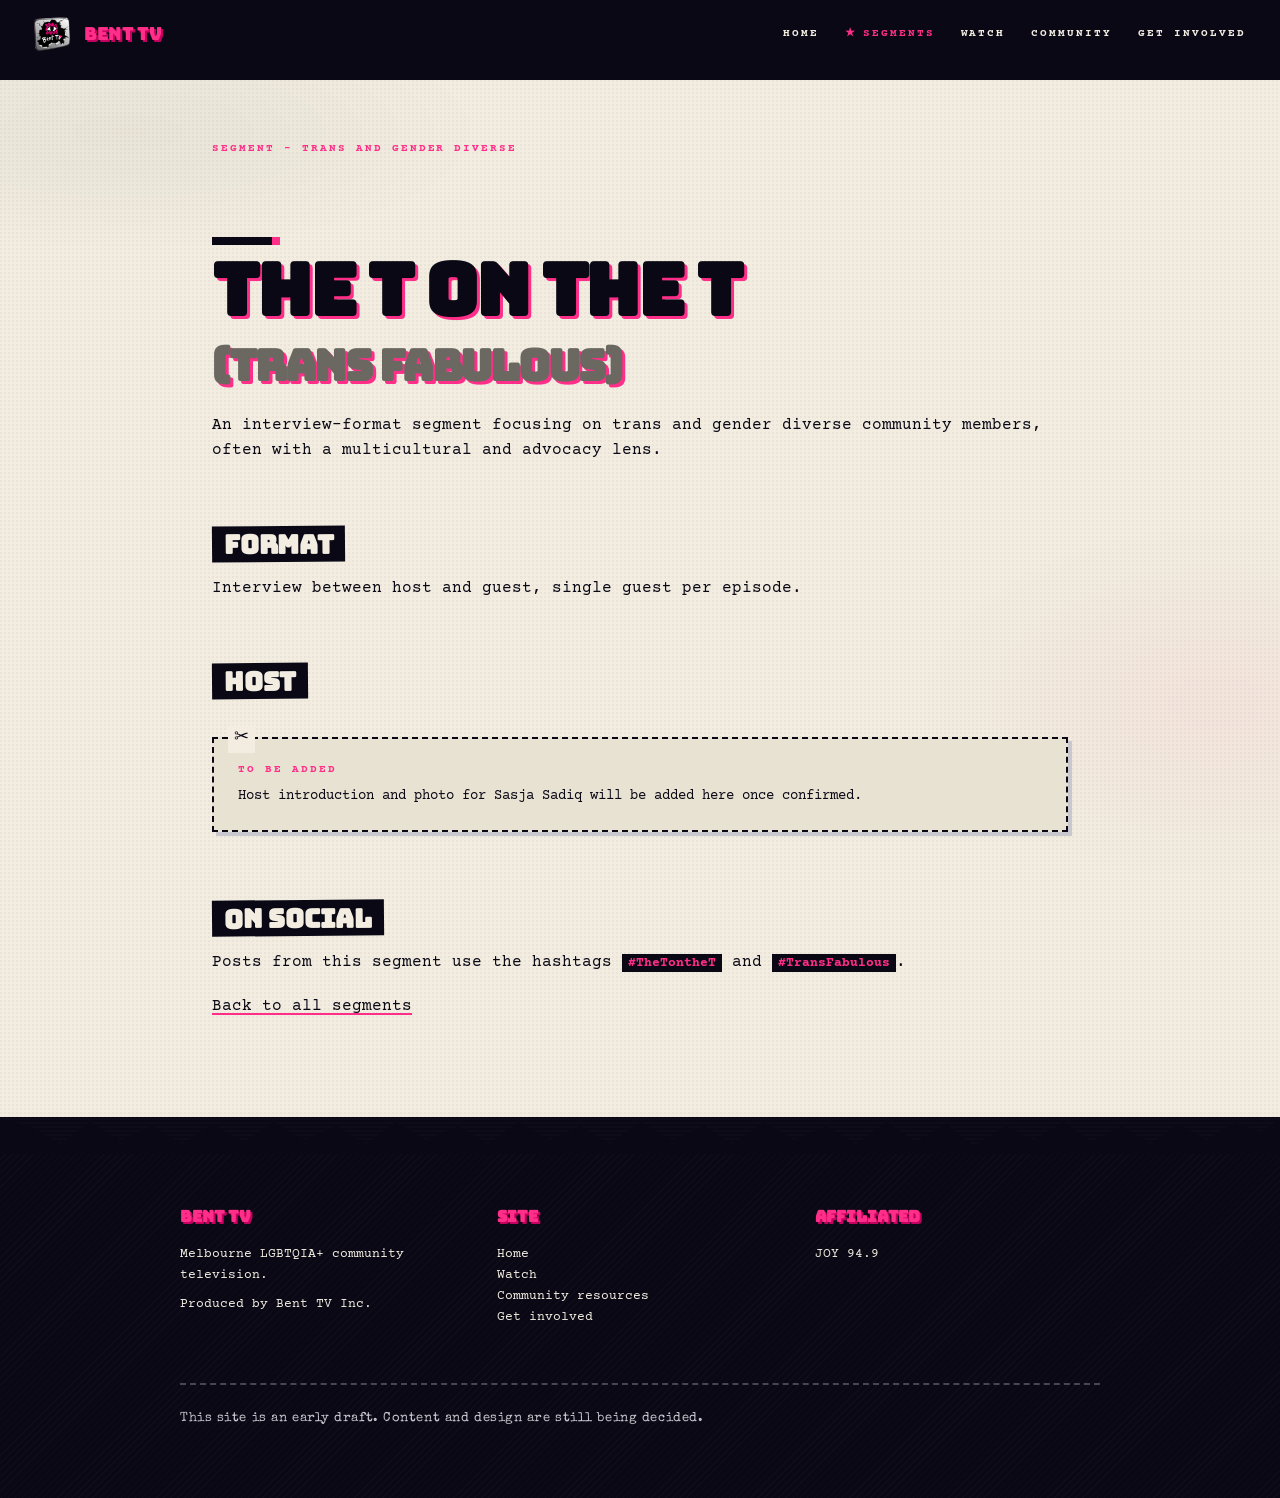
<file: t-on-the-t.html>
<!DOCTYPE html>
<html lang="en-AU">
<head>
<meta charset="UTF-8">
<meta name="viewport" content="width=device-width, initial-scale=1.0">
<title>The T on the T - Bent TV</title>
<meta name="description" content="An interview-format segment with host Sasja Sadiq, focusing on trans and gender diverse community members.">
<link rel="icon" type="image/png" href="bent-tv-bug.png">
<link rel="stylesheet" href="style.css">
</head>
<body>
<a class="skip-link" href="#main">Skip to content</a>

<nav class="site-nav" aria-label="Main">
<a class="nav-wm" href="index.html"><img class="nav-bug" src="bent-tv-bug.png" alt=""><span>BENT TV</span></a>
<div class="nav-links">
<a href="index.html">Home</a>
<a href="segments.html" aria-current="page">Segments</a>
<a href="watch.html">Watch</a>
<a href="community.html">Community</a>
<a href="get-involved.html">Get involved</a>
</div>
</nav>

<div class="page-wrap">

<main id="main">

<span class="tracked eyebrow">Segment - Trans and gender diverse</span>
<h2>The T on the T<br><span style="font-size: 0.6em; color: var(--muted);">(Trans Fabulous)</span></h2>

<p>An interview-format segment focusing on trans and gender diverse community members, often with a multicultural and advocacy lens.</p>

<h3>Format</h3>
<p>Interview between host and guest, single guest per episode.</p>

<h3>Host</h3>
<div class="placeholder-block">
<span class="placeholder-label">To be added</span>
Host introduction and photo for Sasja Sadiq will be added here once confirmed.
</div>

<h3>On social</h3>
<p>Posts from this segment use the hashtags <code>#TheTontheT</code> and <code>#TransFabulous</code>.</p>

<p><a href="segments.html">Back to all segments</a></p>

</main>

</div>

<div class="before-footer"></div>

<footer class="site-footer">
<div class="footer-inner">

<div>
<h3>Bent TV</h3>
<p>Melbourne LGBTQIA+ community television.</p>
<p>Produced by Bent TV Inc.</p>
</div>

<div>
<h3>Site</h3>
<ul>
<li><a href="index.html">Home</a></li>
<li><a href="watch.html">Watch</a></li>
<li><a href="community.html">Community resources</a></li>
<li><a href="get-involved.html">Get involved</a></li>
</ul>
</div>

<div>
<h3>Affiliated</h3>
<ul>
<li><a href="https://joy.org.au/">JOY 94.9</a></li>
</ul>
</div>

<div class="footer-meta">
<p>This site is an early draft. Content and design are still being decided.</p>
</div>

</div>
</footer>

</body>
</html>
</file>
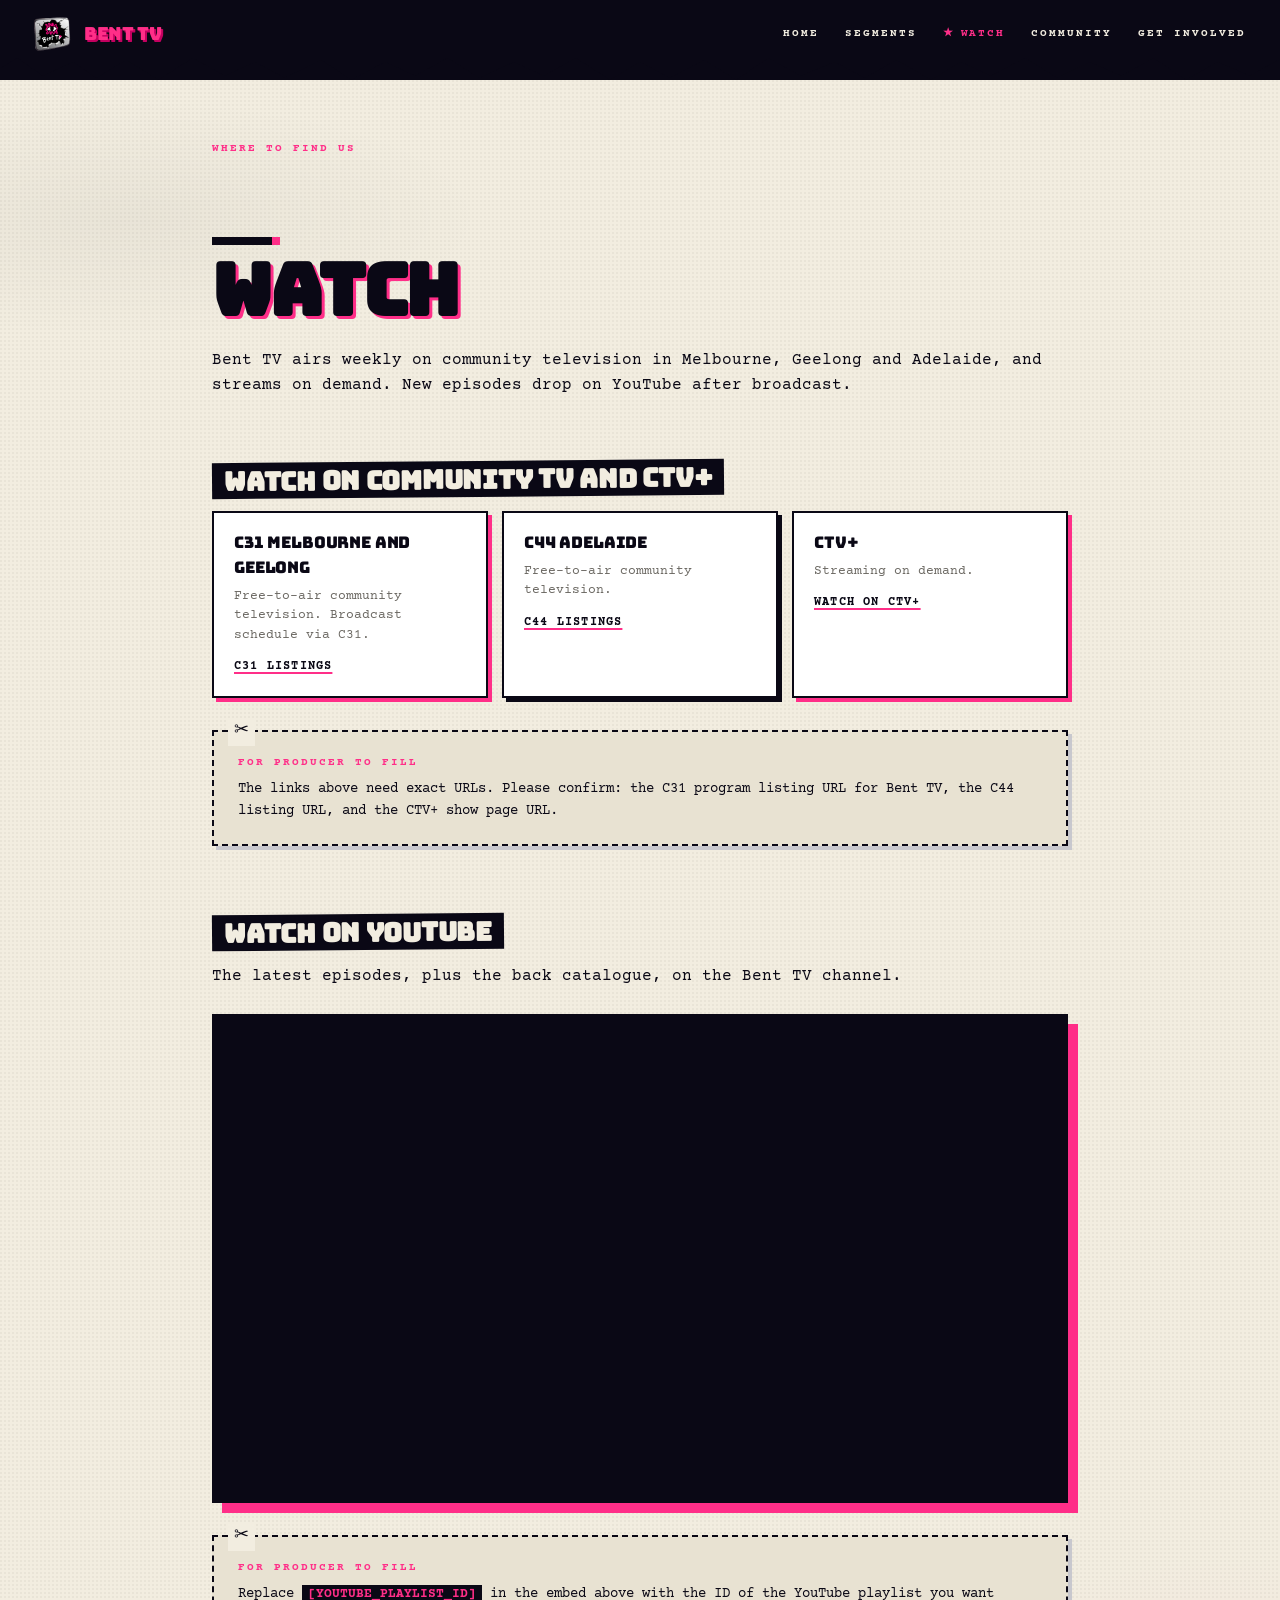
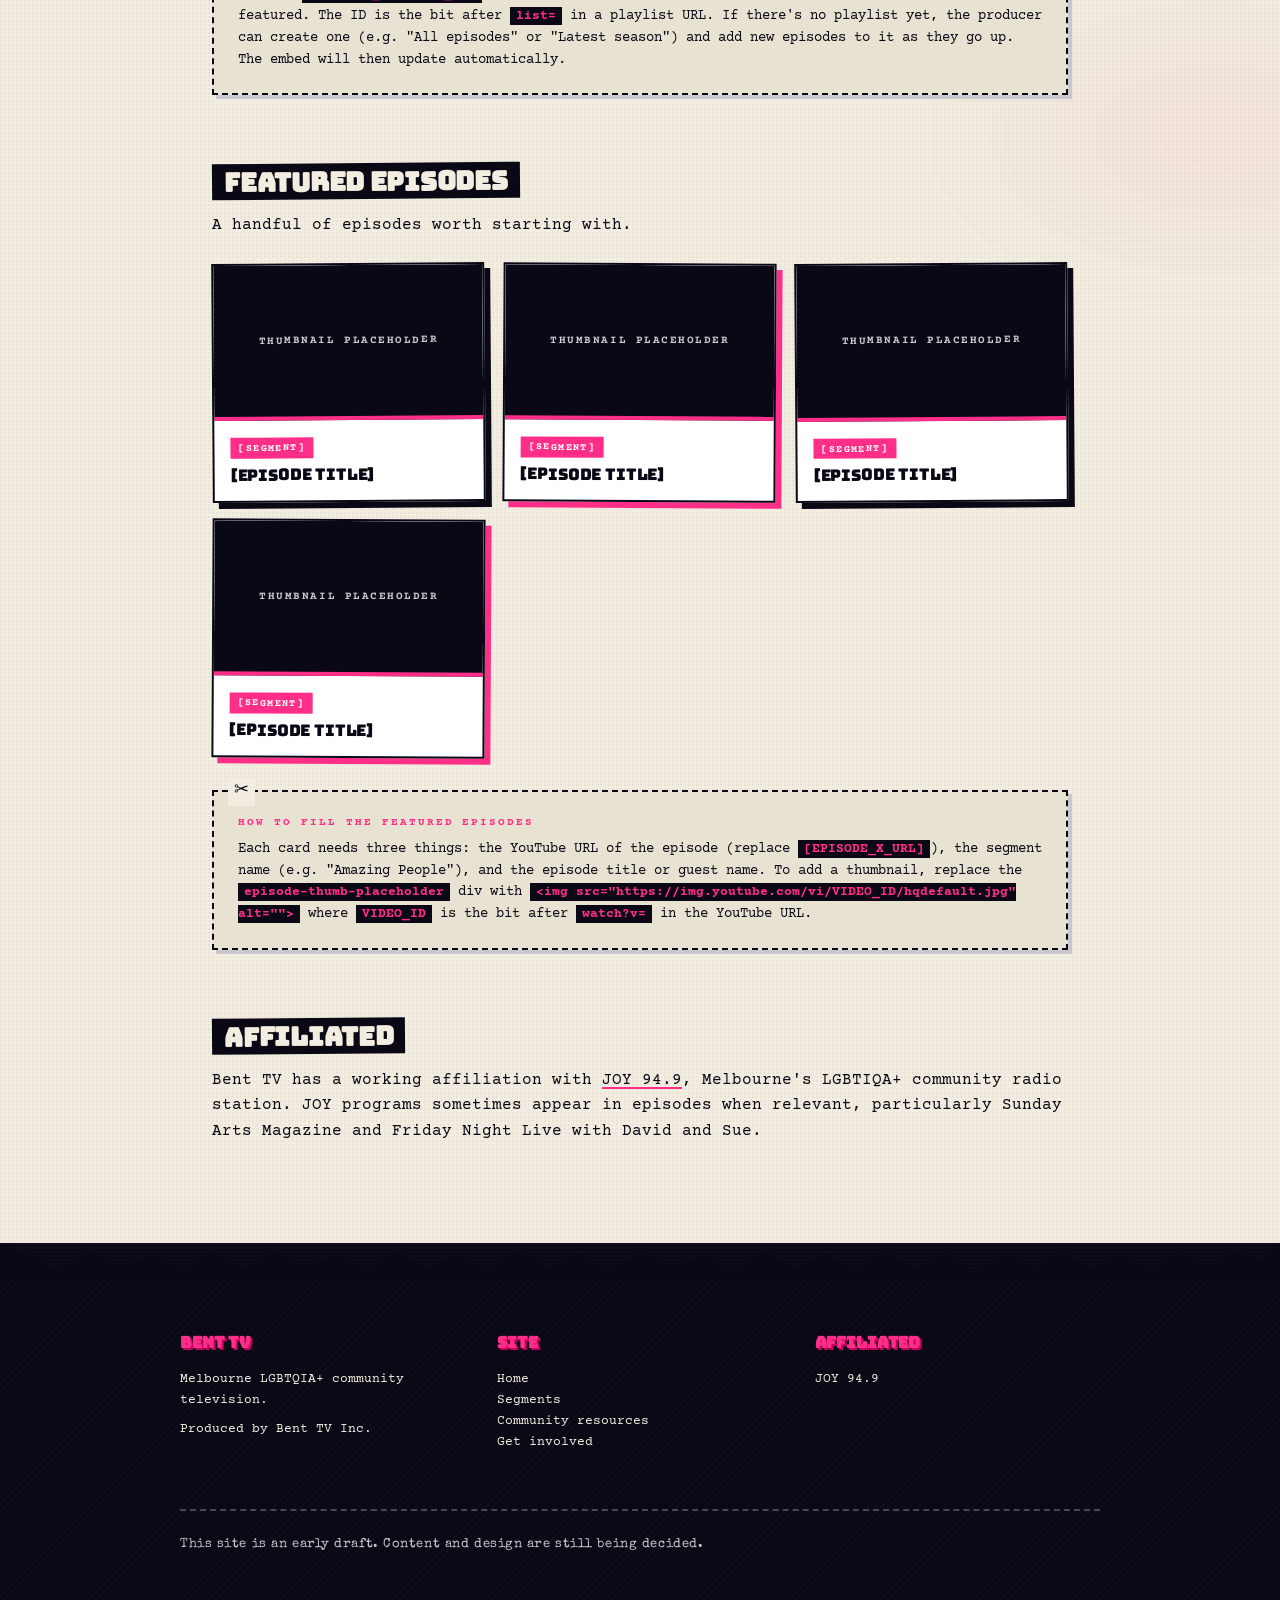
<file: watch.html>
<!DOCTYPE html>
<html lang="en-AU">
<head>
<meta charset="UTF-8">
<meta name="viewport" content="width=device-width, initial-scale=1.0">
<title>Watch - Bent TV</title>
<meta name="description" content="Where to watch Bent TV - C31 Melbourne and Geelong, C44 Adelaide, CTV+ streaming, and YouTube.">
<link rel="icon" type="image/png" href="bent-tv-bug.png">
<link rel="stylesheet" href="style.css">
</head>
<body>
<a class="skip-link" href="#main">Skip to content</a>

<nav class="site-nav" aria-label="Main">
<a class="nav-wm" href="index.html"><img class="nav-bug" src="bent-tv-bug.png" alt=""><span>BENT TV</span></a>
<div class="nav-links">
<a href="index.html">Home</a>
<a href="segments.html">Segments</a>
<a href="watch.html" aria-current="page">Watch</a>
<a href="community.html">Community</a>
<a href="get-involved.html">Get involved</a>
</div>
</nav>

<div class="page-wrap">

<main id="main">

<span class="tracked eyebrow">Where to find us</span>
<h2>Watch</h2>
<p>Bent TV airs weekly on community television in Melbourne, Geelong and Adelaide, and streams on demand. New episodes drop on YouTube after broadcast.</p>

<h3>Watch on community TV and CTV+</h3>
<ul class="platform-list">

<li>
<div class="platform-name">C31 Melbourne and Geelong</div>
<div class="platform-detail">Free-to-air community television. Broadcast schedule via C31.</div>
<a class="platform-link" href="[C31 LINK]">C31 listings</a>
</li>

<li>
<div class="platform-name">C44 Adelaide</div>
<div class="platform-detail">Free-to-air community television.</div>
<a class="platform-link" href="[C44 LINK]">C44 listings</a>
</li>

<li>
<div class="platform-name">CTV+</div>
<div class="platform-detail">Streaming on demand.</div>
<a class="platform-link" href="[CTV+ LINK]">Watch on CTV+</a>
</li>

</ul>

<div class="placeholder-block">
<span class="placeholder-label">For producer to fill</span>
The links above need exact URLs. Please confirm: the C31 program listing URL for Bent TV, the C44 listing URL, and the CTV+ show page URL.
</div>

<h3>Watch on YouTube</h3>
<p>The latest episodes, plus the back catalogue, on the Bent TV channel.</p>

<div class="embed-wrap">
<iframe src="https://www.youtube.com/embed/videoseries?list=[YOUTUBE_PLAYLIST_ID]" title="Bent TV episodes playlist on YouTube" allow="accelerometer; clipboard-write; encrypted-media; gyroscope; picture-in-picture; web-share" referrerpolicy="strict-origin-when-cross-origin" allowfullscreen></iframe>
</div>

<div class="placeholder-block">
<span class="placeholder-label">For producer to fill</span>
Replace <code>[YOUTUBE_PLAYLIST_ID]</code> in the embed above with the ID of the YouTube playlist you want featured. The ID is the bit after <code>list=</code> in a playlist URL. If there's no playlist yet, the producer can create one (e.g. "All episodes" or "Latest season") and add new episodes to it as they go up. The embed will then update automatically.
</div>

<h3>Featured episodes</h3>
<p>A handful of episodes worth starting with.</p>

<div class="episode-grid">

<a class="episode-card" href="[EPISODE_1_URL]">
<div class="episode-thumb">
<div class="episode-thumb-placeholder">Thumbnail placeholder</div>
</div>
<div class="episode-meta">
<div class="episode-card-tag">[Segment]</div>
<div class="episode-card-title">[Episode title]</div>
</div>
</a>

<a class="episode-card" href="[EPISODE_2_URL]">
<div class="episode-thumb">
<div class="episode-thumb-placeholder">Thumbnail placeholder</div>
</div>
<div class="episode-meta">
<div class="episode-card-tag">[Segment]</div>
<div class="episode-card-title">[Episode title]</div>
</div>
</a>

<a class="episode-card" href="[EPISODE_3_URL]">
<div class="episode-thumb">
<div class="episode-thumb-placeholder">Thumbnail placeholder</div>
</div>
<div class="episode-meta">
<div class="episode-card-tag">[Segment]</div>
<div class="episode-card-title">[Episode title]</div>
</div>
</a>

<a class="episode-card" href="[EPISODE_4_URL]">
<div class="episode-thumb">
<div class="episode-thumb-placeholder">Thumbnail placeholder</div>
</div>
<div class="episode-meta">
<div class="episode-card-tag">[Segment]</div>
<div class="episode-card-title">[Episode title]</div>
</div>
</a>

</div>

<div class="placeholder-block">
<span class="placeholder-label">How to fill the featured episodes</span>
Each card needs three things: the YouTube URL of the episode (replace <code>[EPISODE_X_URL]</code>), the segment name (e.g. "Amazing People"), and the episode title or guest name. To add a thumbnail, replace the <code>episode-thumb-placeholder</code> div with <code>&lt;img src="https://img.youtube.com/vi/VIDEO_ID/hqdefault.jpg" alt=""&gt;</code> where <code>VIDEO_ID</code> is the bit after <code>watch?v=</code> in the YouTube URL.
</div>

<h3>Affiliated</h3>
<p>Bent TV has a working affiliation with <a href="https://joy.org.au/">JOY 94.9</a>, Melbourne's LGBTIQA+ community radio station. JOY programs sometimes appear in episodes when relevant, particularly Sunday Arts Magazine and Friday Night Live with David and Sue.</p>

</main>

</div>

<div class="before-footer"></div>

<footer class="site-footer">
<div class="footer-inner">

<div>
<h3>Bent TV</h3>
<p>Melbourne LGBTQIA+ community television.</p>
<p>Produced by Bent TV Inc.</p>
</div>

<div>
<h3>Site</h3>
<ul>
<li><a href="index.html">Home</a></li>
<li><a href="segments.html">Segments</a></li>
<li><a href="community.html">Community resources</a></li>
<li><a href="get-involved.html">Get involved</a></li>
</ul>
</div>

<div>
<h3>Affiliated</h3>
<ul>
<li><a href="https://joy.org.au/">JOY 94.9</a></li>
</ul>
</div>

<div class="footer-meta">
<p>This site is an early draft. Content and design are still being decided.</p>
</div>

</div>
</footer>

</body>
</html>
</file>
<file: style.css>
@import url('https://fonts.googleapis.com/css2?family=Bungee&family=Bungee+Shade&family=Courier+Prime:wght@400;700&family=Special+Elite&family=Caveat+Brush&family=VT323&display=swap');

:root {
  --pink: #FF2E88;
  --pink-deep: #C40060;
  --black: #0A0815;
  --cream: #F2EDE0;
  --paper: #E8E2D2;
  --white: #FFFFFF;
  --silver: #C8C8CE;
  --muted: #6B6862;
  --line: #D9D3C4;
  --f-display: 'Bungee', sans-serif;
  --f-display-shade: 'Bungee Shade', cursive;
  --f-body: 'Courier Prime', monospace;
  --f-accent: 'Special Elite', monospace;
  --f-hand: 'Caveat Brush', cursive;
}

* { box-sizing: border-box; }

html {
  scroll-behavior: smooth;
}

body {
  margin: 0;
  padding: 0;
  background: var(--black);
  color: var(--black);
  font-family: var(--f-body);
  font-size: 16px;
  line-height: 1.55;
  -webkit-font-smoothing: antialiased;
  background-image:
    repeating-linear-gradient(0deg, transparent 0 2px, rgba(255,255,255,0.015) 2px 4px);
}

.page-wrap {
  background:
    radial-gradient(circle at 1px 1px, rgba(0,0,0,0.04) 1px, transparent 0) 0 0 / 4px 4px,
    var(--cream);
  position: relative;
  overflow: hidden;
}

.page-wrap::before {
  content: '';
  position: absolute;
  top: 0; left: 0; right: 0; bottom: 0;
  background-image:
    radial-gradient(ellipse 600px 200px at 10% 5%, rgba(0,0,0,0.04), transparent 60%),
    radial-gradient(ellipse 500px 300px at 95% 60%, rgba(255,46,136,0.05), transparent 60%);
  pointer-events: none;
  z-index: 0;
}

a {
  color: var(--black);
  text-decoration: underline;
  text-decoration-color: var(--pink);
  text-underline-offset: 3px;
  text-decoration-thickness: 2px;
}

a:hover {
  color: var(--pink);
}

.skip-link {
  position: absolute;
  top: -40px;
  left: 0;
  background: var(--black);
  color: var(--cream);
  padding: 8px 16px;
  text-decoration: none;
  font-family: var(--f-body);
  font-size: 13px;
  font-weight: 700;
}

.skip-link:focus { top: 0; }

.tracked {
  font-family: var(--f-body);
  font-weight: 700;
  font-size: 11px;
  letter-spacing: 0.18em;
  text-transform: uppercase;
}

.display {
  font-family: var(--f-display);
  letter-spacing: -0.02em;
  line-height: 1;
  text-transform: uppercase;
}

.accent {
  font-family: var(--f-accent);
}

nav.site-nav {
  background: var(--black);
  color: var(--cream);
  padding: 14px 32px 26px;
  display: flex;
  align-items: center;
  justify-content: space-between;
  flex-wrap: wrap;
  gap: 16px;
  position: relative;
  z-index: 5;
}

nav.site-nav::after {
  content: '';
  position: absolute;
  left: -2px; right: -2px; bottom: -2px;
  height: 28px;
  background-image: url("data:image/svg+xml;utf8,<svg xmlns='http://www.w3.org/2000/svg' viewBox='0 0 1200 28' preserveAspectRatio='none'><path d='M0 0 L0 16 L18 4 L42 22 L70 8 L92 24 L120 6 L150 26 L182 4 L212 22 L240 8 L268 24 L302 6 L330 26 L362 8 L390 22 L420 4 L450 24 L482 8 L510 22 L540 4 L572 26 L600 8 L628 24 L660 6 L690 26 L720 4 L750 22 L782 8 L810 24 L840 6 L872 26 L900 8 L928 22 L960 4 L990 24 L1020 8 L1050 22 L1080 4 L1110 26 L1140 8 L1170 22 L1200 4 L1200 0 Z' fill='%230A0815'/></svg>");
  background-size: 100% 100%;
  background-repeat: no-repeat;
  pointer-events: none;
  z-index: 6;
}

.nav-wm {
  font-family: var(--f-display);
  font-size: 18px;
  letter-spacing: -0.02em;
  color: var(--pink);
  text-decoration: none;
  display: flex;
  align-items: center;
  gap: 12px;
  text-shadow: 2px 2px 0 var(--pink-deep);
}

.nav-bug {
  width: 40px;
  height: 40px;
  object-fit: contain;
  display: block;
  transform: rotate(-3deg);
  transition: transform 0.2s;
}

.nav-wm:hover {
  color: var(--pink);
}

.nav-wm:hover .nav-bug {
  transform: rotate(3deg);
}

.nav-links {
  display: flex;
  gap: 22px;
  flex-wrap: wrap;
}

.nav-links a {
  font-family: var(--f-body);
  font-size: 11px;
  font-weight: 700;
  letter-spacing: 0.18em;
  text-transform: uppercase;
  color: var(--cream);
  text-decoration: none;
  position: relative;
  padding: 4px 2px;
}

.nav-links a:hover,
.nav-links a[aria-current="page"] {
  color: var(--pink);
}

.nav-links a[aria-current="page"]::before {
  content: '★';
  margin-right: 6px;
  color: var(--pink);
}

main {
  max-width: 920px;
  margin: 0 auto;
  padding: 60px 32px 80px;
  position: relative;
  z-index: 1;
}

main.full-bleed { max-width: none; padding: 0; }

.hero {
  padding: 80px 32px 60px;
  position: relative;
  z-index: 1;
}

.hero-inner {
  max-width: 1080px;
  margin: 0 auto;
  position: relative;
}

.hero-feature {
  display: grid;
  grid-template-columns: 1fr;
  gap: 32px;
  align-items: center;
  position: relative;
}

@media (min-width: 720px) {
  .hero-feature {
    grid-template-columns: 1.1fr 1fr;
    gap: 48px;
  }
}

.hero .eyebrow {
  display: inline-block;
  background: var(--black);
  color: var(--pink);
  padding: 6px 14px 5px;
  margin-bottom: 24px;
  transform: rotate(-1.5deg);
  font-family: var(--f-body);
  font-weight: 700;
  font-size: 12px;
  letter-spacing: 0.18em;
  text-transform: uppercase;
}

.hero h1 {
  font-family: var(--f-display);
  font-size: clamp(72px, 13vw, 168px);
  line-height: 0.82;
  letter-spacing: -0.04em;
  text-transform: uppercase;
  margin: 0 0 24px;
  color: var(--black);
  text-shadow:
    4px 4px 0 var(--pink),
    8px 8px 0 var(--black);
  position: relative;
}

.hero h1 .tv {
  font-family: var(--f-display-shade);
  color: var(--pink);
  text-shadow: none;
}

.hero p.lead {
  font-size: 17px;
  line-height: 1.55;
  max-width: 540px;
  margin: 0 0 28px;
  background: var(--cream);
  padding: 12px 14px;
  border-left: 6px solid var(--pink);
  position: relative;
}

.hero p.lead::before {
  content: '◢';
  position: absolute;
  top: -10px;
  right: -8px;
  color: var(--pink);
  font-size: 22px;
  transform: rotate(15deg);
}

.cta-group {
  display: flex;
  gap: 12px;
  flex-wrap: wrap;
}

.btn {
  display: inline-block;
  font-family: var(--f-body);
  font-weight: 700;
  font-size: 12px;
  letter-spacing: 0.18em;
  text-transform: uppercase;
  padding: 13px 22px;
  text-decoration: none;
  border: 0;
  cursor: pointer;
  position: relative;
  transition: transform 0.1s;
}

.btn:active { transform: translate(2px, 2px); }

.btn-pink {
  background: var(--pink);
  color: var(--white);
  box-shadow: 4px 4px 0 var(--black);
}

.btn-pink:hover {
  color: var(--white);
  background: var(--black);
  box-shadow: 4px 4px 0 var(--pink);
}

.btn-outline {
  background: var(--cream);
  color: var(--black);
  border: 2px solid var(--black);
  padding: 11px 20px;
  box-shadow: 4px 4px 0 var(--pink);
}

.btn-outline:hover {
  background: var(--black);
  color: var(--cream);
  box-shadow: 4px 4px 0 var(--pink);
}

.hero-bug {
  display: block;
  width: 100%;
  max-width: 380px;
  height: auto;
  margin: 0 auto;
  transform: rotate(2deg);
  filter: drop-shadow(8px 8px 0 var(--pink));
}

@media (min-width: 720px) {
  .hero-bug {
    max-width: none;
    width: 100%;
    margin: 0;
  }
}

main h2 {
  font-family: var(--f-display);
  font-size: clamp(40px, 6vw, 72px);
  line-height: 0.9;
  letter-spacing: -0.03em;
  text-transform: uppercase;
  margin: 80px 0 24px;
  color: var(--black);
  text-shadow: 3px 3px 0 var(--pink);
  position: relative;
}

main h2:first-child { margin-top: 0; }

main h2::before {
  content: '';
  display: block;
  width: 60px;
  height: 8px;
  background: var(--black);
  margin-bottom: 14px;
  box-shadow: 8px 0 0 var(--pink);
}

main h3 {
  font-family: var(--f-display);
  font-size: clamp(20px, 2.5vw, 26px);
  line-height: 1;
  letter-spacing: -0.01em;
  text-transform: uppercase;
  margin: 44px 0 14px;
  display: inline-block;
  background: var(--black);
  color: var(--cream);
  padding: 6px 12px 4px;
  transform: rotate(-0.5deg);
}

main p {
  margin: 0 0 18px;
  font-size: 16px;
  line-height: 1.6;
}

main ul, main ol {
  margin: 0 0 18px;
  padding-left: 22px;
}

main li { margin-bottom: 8px; }

.eyebrow {
  font-family: var(--f-body);
  font-weight: 700;
  font-size: 11px;
  letter-spacing: 0.18em;
  text-transform: uppercase;
  color: var(--pink);
  display: block;
  margin-bottom: 10px;
}

.segment-grid {
  display: grid;
  grid-template-columns: repeat(auto-fit, minmax(260px, 1fr));
  gap: 18px;
  margin: 32px 0 40px;
}

.segment-card {
  background: var(--white);
  border: 2px solid var(--black);
  padding: 22px 22px 24px;
  text-decoration: none;
  color: var(--black);
  display: block;
  position: relative;
  box-shadow: 6px 6px 0 var(--black);
  transition: transform 0.15s, box-shadow 0.15s;
}

.segment-card:nth-child(odd) { transform: rotate(-0.6deg); }
.segment-card:nth-child(even) { transform: rotate(0.4deg); }
.segment-card:nth-child(3n) { transform: rotate(-0.2deg); }

.segment-card:hover {
  background: var(--black);
  color: var(--cream);
  box-shadow: 6px 6px 0 var(--pink);
  transform: rotate(0deg) translate(-2px, -2px);
}

.segment-card:hover .segment-card-tag {
  color: var(--pink);
}

.segment-card-tag {
  display: inline-block;
  background: var(--pink);
  color: var(--white);
  font-family: var(--f-body);
  font-weight: 700;
  font-size: 10px;
  letter-spacing: 0.18em;
  text-transform: uppercase;
  padding: 3px 8px 2px;
  margin-bottom: 12px;
}

.segment-card-title {
  font-family: var(--f-display);
  font-size: 20px;
  line-height: 1.05;
  letter-spacing: -0.01em;
  text-transform: uppercase;
  margin-bottom: 8px;
}

.segment-card-host {
  font-family: var(--f-accent);
  font-size: 15px;
  color: inherit;
  opacity: 0.85;
}

.platform-list {
  list-style: none;
  padding: 0;
  margin: 0 0 32px;
  display: grid;
  grid-template-columns: repeat(auto-fit, minmax(240px, 1fr));
  gap: 14px;
}

.platform-list li {
  background: var(--white);
  padding: 18px 20px;
  border: 2px solid var(--black);
  margin: 0;
  box-shadow: 4px 4px 0 var(--pink);
  position: relative;
}

.platform-list li:nth-child(2n) {
  box-shadow: 4px 4px 0 var(--black);
}

.platform-list .platform-name {
  font-family: var(--f-display);
  font-size: 16px;
  text-transform: uppercase;
  letter-spacing: -0.01em;
  margin-bottom: 6px;
}

.platform-list .platform-detail {
  font-size: 13px;
  color: var(--muted);
  margin-bottom: 8px;
  line-height: 1.5;
}

.platform-list .platform-link {
  font-family: var(--f-body);
  font-size: 12px;
  font-weight: 700;
  letter-spacing: 0.1em;
  text-transform: uppercase;
}

.resource-list {
  list-style: none;
  padding: 0;
  margin: 0 0 32px;
}

.resource-list li {
  background: var(--white);
  padding: 20px 22px;
  margin-bottom: 14px;
  border: 2px solid var(--black);
  box-shadow: 5px 5px 0 var(--pink);
  position: relative;
}

.resource-list li:nth-child(odd) { transform: rotate(-0.3deg); }
.resource-list li:nth-child(even) { transform: rotate(0.4deg); box-shadow: 5px 5px 0 var(--black); }

.resource-list .resource-name {
  font-family: var(--f-display);
  font-size: 18px;
  text-transform: uppercase;
  letter-spacing: -0.01em;
  margin-bottom: 8px;
}

.resource-list .resource-name a {
  color: var(--black);
  text-decoration: none;
}

.resource-list .resource-name a:hover {
  color: var(--pink);
}

.resource-list .resource-blurb {
  font-size: 14px;
  line-height: 1.55;
  color: var(--black);
}

.placeholder-block {
  background: var(--paper);
  border: 2px dashed var(--black);
  padding: 22px 24px;
  margin: 24px 0;
  font-size: 14px;
  color: var(--black);
  position: relative;
  box-shadow: 4px 4px 0 var(--silver);
}

.placeholder-block::before {
  content: '✂';
  position: absolute;
  top: -14px;
  left: 14px;
  background: var(--cream);
  padding: 0 6px;
  font-size: 18px;
  color: var(--black);
}

.placeholder-block .placeholder-label {
  font-family: var(--f-body);
  font-weight: 700;
  font-size: 11px;
  letter-spacing: 0.18em;
  text-transform: uppercase;
  color: var(--pink);
  margin-bottom: 8px;
  display: block;
}

.embed-wrap {
  position: relative;
  width: 100%;
  padding-bottom: 56.25%;
  background: var(--black);
  margin: 24px 0 32px;
  border: 4px solid var(--black);
  box-shadow: 10px 10px 0 var(--pink);
}

.embed-wrap iframe {
  position: absolute;
  top: 0; left: 0;
  width: 100%; height: 100%;
  border: 0;
}

.episode-grid {
  display: grid;
  grid-template-columns: repeat(auto-fit, minmax(240px, 1fr));
  gap: 18px;
  margin: 24px 0 32px;
}

.episode-card {
  background: var(--white);
  border: 2px solid var(--black);
  text-decoration: none;
  color: var(--black);
  display: block;
  overflow: hidden;
  box-shadow: 6px 6px 0 var(--black);
}

.episode-card:nth-child(odd) { transform: rotate(-0.4deg); }
.episode-card:nth-child(even) { transform: rotate(0.3deg); box-shadow: 6px 6px 0 var(--pink); }

.episode-card:hover {
  background: var(--black);
  color: var(--cream);
}

.episode-card:hover .episode-card-tag { color: var(--pink); }

.episode-thumb {
  position: relative;
  width: 100%;
  padding-bottom: 56.25%;
  background: var(--black);
  border-bottom: 4px solid var(--pink);
  overflow: hidden;
}

.episode-thumb img {
  position: absolute;
  top: 0; left: 0;
  width: 100%; height: 100%;
  object-fit: cover;
  display: block;
}

.episode-thumb-placeholder {
  position: absolute;
  top: 0; left: 0; right: 0; bottom: 0;
  display: flex;
  align-items: center;
  justify-content: center;
  font-family: var(--f-body);
  font-weight: 700;
  font-size: 11px;
  letter-spacing: 0.14em;
  text-transform: uppercase;
  color: var(--silver);
  text-align: center;
  padding: 12px;
}

.episode-meta { padding: 14px 16px 16px; }

.episode-card-tag {
  display: inline-block;
  background: var(--pink);
  color: var(--white);
  font-family: var(--f-body);
  font-weight: 700;
  font-size: 10px;
  letter-spacing: 0.14em;
  text-transform: uppercase;
  padding: 3px 8px 2px;
  margin-bottom: 8px;
}

.episode-card-title {
  font-family: var(--f-display);
  font-size: 16px;
  line-height: 1.1;
  letter-spacing: -0.01em;
  text-transform: uppercase;
}

.before-footer {
  height: 36px;
  background: transparent;
  position: relative;
  margin: 0;
  z-index: 1;
}

.before-footer::after {
  content: '';
  position: absolute;
  left: -2px; right: -2px; bottom: -1px;
  height: 36px;
  background-image: url("data:image/svg+xml;utf8,<svg xmlns='http://www.w3.org/2000/svg' viewBox='0 0 1200 36' preserveAspectRatio='none'><path d='M0 0 L0 36 L1200 36 L1200 0 L1180 14 L1156 4 L1130 22 L1102 6 L1078 26 L1050 8 L1022 24 L996 4 L968 22 L942 8 L912 28 L886 6 L858 24 L830 4 L802 26 L774 8 L744 22 L716 4 L686 26 L660 8 L630 22 L600 4 L572 26 L544 8 L516 22 L486 4 L458 26 L430 8 L400 22 L372 4 L344 26 L316 8 L286 22 L258 4 L230 24 L200 6 L172 26 L144 8 L114 22 L86 4 L58 26 L30 8 Z' fill='%230A0815'/></svg>");
  background-size: 100% 100%;
  background-repeat: no-repeat;
}

footer.site-footer {
  background: var(--black);
  color: var(--cream);
  padding: 52px 32px 60px;
  position: relative;
  background-image:
    repeating-linear-gradient(135deg, transparent 0 4px, rgba(255,255,255,0.018) 4px 5px);
}

footer.site-footer .footer-inner {
  max-width: 920px;
  margin: 0 auto;
  display: grid;
  grid-template-columns: repeat(auto-fit, minmax(220px, 1fr));
  gap: 32px;
}

footer.site-footer h3 {
  font-family: var(--f-display);
  font-size: 16px;
  letter-spacing: -0.01em;
  text-transform: uppercase;
  color: var(--pink);
  margin: 0 0 14px;
  text-shadow: 2px 2px 0 var(--pink-deep);
}

footer.site-footer p,
footer.site-footer ul {
  font-size: 13px;
  line-height: 1.6;
  margin: 0 0 8px;
}

footer.site-footer ul {
  list-style: none;
  padding: 0;
}

footer.site-footer a {
  color: var(--cream);
  text-decoration: none;
  border-bottom: 1px solid transparent;
}

footer.site-footer a:hover {
  color: var(--pink);
  border-bottom-color: var(--pink);
}

footer.site-footer .footer-meta {
  grid-column: 1 / -1;
  border-top: 2px dashed #4a4555;
  padding-top: 24px;
  margin-top: 16px;
  font-family: var(--f-accent);
  font-size: 14px;
  color: var(--silver);
  letter-spacing: 0.04em;
}

code {
  background: var(--black);
  color: var(--pink);
  padding: 2px 6px;
  font-family: var(--f-body);
  font-size: 13px;
  font-weight: 700;
}

@media (max-width: 600px) {
  nav.site-nav {
    padding: 12px 20px 22px;
  }
  .nav-links {
    gap: 14px;
  }
  .nav-bug {
    width: 32px;
    height: 32px;
  }
  main {
    padding: 40px 20px 60px;
  }
  .hero {
    padding: 50px 20px 36px;
  }
  .hero h1 {
    text-shadow: 3px 3px 0 var(--pink), 6px 6px 0 var(--black);
  }
  footer.site-footer {
    padding: 40px 20px 48px;
  }
  .segment-card,
  .resource-list li,
  .episode-card {
    transform: none !important;
  }
}

/* =========================================================================
   BROADCAST PANEL · headline treatment for the "what we do" section
   Mix X · D periodic glitch with palette-tuned RGB and AuDHD motion controls
   ========================================================================= */

/* Motion-state CSS variables.
   The data-motion attribute on <html> drives which animations run.
   Three states: full (default), calm, off.
   prefers-reduced-motion at OS level forces calm if user has not set a preference. */
:root {
  --bp-anim-scan: scandrift 8s linear infinite;
  --bp-anim-rgb-l: glitch 10s ease-in-out infinite;
  --bp-anim-rgb-r: glitch-r 10s ease-in-out infinite;
  --bp-anim-track: track-pulse 10s ease-in-out infinite;
  --bp-anim-rec: rec-blink 2s ease-in-out infinite;
}

html[data-motion="calm"] {
  --bp-anim-scan: scandrift 16s linear infinite;
  --bp-anim-rgb-l: none;
  --bp-anim-rgb-r: none;
  --bp-anim-track: none;
  --bp-anim-rec: none;
}

html[data-motion="off"] {
  --bp-anim-scan: none;
  --bp-anim-rgb-l: none;
  --bp-anim-rgb-r: none;
  --bp-anim-track: none;
  --bp-anim-rec: none;
}

/* The panel itself */
.broadcast-panel {
  position: relative;
  background: var(--pink);
  padding: clamp(28px, 5vw, 38px) clamp(18px, 3.5vw, 28px);
  margin: 80px 0 32px;
  border-radius: 24px / 8px;
  overflow: hidden;
  box-shadow: inset 0 0 80px rgba(0,0,0,0.2);
}

/* Override the default main h2 spacing for headings inside this panel */
main .broadcast-panel:first-child { margin-top: 0; }

/* Override the standard h2::before bar treatment, the panel does its own thing */
.broadcast-panel h2::before { display: none; }

/* Scanline overlay sits above the panel content via mix-blend-mode */
.broadcast-panel::after {
  content: '';
  position: absolute;
  inset: 0;
  background: repeating-linear-gradient(
    0deg,
    rgba(0,0,0,0.18) 0px,
    rgba(0,0,0,0.18) 1px,
    transparent 1px,
    transparent 3px
  );
  pointer-events: none;
  mix-blend-mode: multiply;
  animation: var(--bp-anim-scan);
  z-index: 4;
}

@keyframes scandrift {
  from { background-position: 0 0; }
  to { background-position: 0 12px; }
}

/* Tracking sweeps */
.bp-track-1,
.bp-track-2 {
  position: absolute;
  left: 0;
  right: 0;
  pointer-events: none;
  z-index: 1;
}

.bp-track-1 {
  top: 42%;
  height: 14px;
  background: rgba(255,255,255,0.4);
  transform: skewX(-12deg);
  filter: blur(0.5px);
  animation: var(--bp-anim-track);
}

.bp-track-2 {
  top: 68%;
  height: 5px;
  background: rgba(10,8,21,0.4);
  transform: skewX(6deg);
}

@keyframes track-pulse {
  0%, 95%, 100% { opacity: 0.4; transform: skewX(-12deg) translateY(0); }
  97% { opacity: 0.85; transform: skewX(-12deg) translateY(-3px); }
}

/* The headline itself */
.broadcast-panel h2 {
  font-family: var(--f-display);
  font-size: clamp(32px, 5.2vw, 52px);
  line-height: 0.95;
  letter-spacing: -0.01em;
  margin: 0;
  text-transform: uppercase;
  color: var(--cream);
  text-shadow: 3px 3px 0 var(--black);
  position: relative;
  z-index: 2;
  display: inline-block;
  /* override main h2 default to stop background colour bleed */
  background: transparent;
  padding: 0;
  transform: none;
}

/* Chromatic aberration ghosts.
   The h2 wraps three spans: red ghost, blue ghost, real text.
   Real text is .bp-real and sits topmost. */
.broadcast-panel .bp-ghost-l,
.broadcast-panel .bp-ghost-r {
  position: absolute;
  left: 0;
  top: 0;
  pointer-events: none;
}

.broadcast-panel .bp-ghost-l {
  color: #B81B36;
  opacity: 0.85;
  animation: var(--bp-anim-rgb-l);
  /* default static offset for when animation is off */
  transform: translateX(-3px);
}

.broadcast-panel .bp-ghost-r {
  color: #185FA5;
  opacity: 0.8;
  animation: var(--bp-anim-rgb-r);
  transform: translateX(3px);
}

.broadcast-panel .bp-real {
  position: relative;
  z-index: 1;
}

@keyframes glitch {
  0%, 90%, 100% { transform: translateX(-3px); opacity: 0.85; }
  92% { transform: translateX(-12px); opacity: 0.95; }
  94% { transform: translateX(2px); opacity: 0.6; }
  96% { transform: translateX(-3px); opacity: 0.85; }
}

@keyframes glitch-r {
  0%, 90%, 100% { transform: translateX(3px); opacity: 0.8; }
  92% { transform: translateX(14px); opacity: 0.95; }
  94% { transform: translateX(-2px); opacity: 0.55; }
  96% { transform: translateX(3px); opacity: 0.8; }
}

/* Corner marks */
.bp-corner {
  position: absolute;
  font-family: 'VT323', monospace;
  font-size: clamp(11px, 1.4vw, 14px);
  color: var(--cream);
  letter-spacing: 0.1em;
  opacity: 0.85;
  z-index: 5;
  pointer-events: none;
}

.bp-corner-tl { top: 14px; left: 16px; }
.bp-corner-tr { top: 14px; right: 16px; }
.bp-corner-bl { bottom: 14px; left: 16px; animation: var(--bp-anim-rec); }
.bp-corner-br { bottom: 14px; right: 16px; }

@keyframes rec-blink {
  0%, 70%, 100% { opacity: 0.85; }
  35%, 65% { opacity: 0.3; }
}

/* Mobile spacing tweaks */
@media (max-width: 600px) {
  .broadcast-panel {
    padding: 28px 16px;
    margin: 60px 0 24px;
  }
  .bp-corner-tl,
  .bp-corner-bl { left: 10px; }
  .bp-corner-tr,
  .bp-corner-br { right: 10px; }
}

/* =========================================================================
   MOTION CONTROL · the AuDHD-aware toggle
   ========================================================================= */

.motion-control {
  display: inline-flex;
  align-items: center;
  gap: 10px;
  font-family: var(--f-body);
  font-size: 12px;
  margin: 0 0 18px;
  padding: 8px 14px;
  background: var(--cream);
  border: 1.5px solid var(--black);
  border-radius: 999px;
}

.motion-control-label {
  font-weight: 700;
  letter-spacing: 0.04em;
  text-transform: uppercase;
  font-size: 10px;
  color: var(--black);
  opacity: 0.7;
}

.motion-control-buttons {
  display: inline-flex;
  gap: 2px;
  background: var(--black);
  padding: 2px;
  border-radius: 999px;
}

.motion-btn {
  font-family: var(--f-body);
  font-size: 11px;
  font-weight: 700;
  letter-spacing: 0.05em;
  text-transform: uppercase;
  padding: 4px 12px;
  border: none;
  background: transparent;
  color: var(--cream);
  cursor: pointer;
  border-radius: 999px;
  transition: background 0.15s, color 0.15s;
}

.motion-btn:hover {
  background: rgba(255,46,136,0.3);
}

.motion-btn[aria-pressed="true"] {
  background: var(--pink);
  color: var(--cream);
}

.motion-btn:focus-visible {
  outline: 2px solid var(--pink);
  outline-offset: 2px;
}

/* OS-level reduced motion: if the user has not set a preference of their own,
   default to calm. The JavaScript checks localStorage first and overrides this
   if the user has explicitly chosen full/off. */
@media (prefers-reduced-motion: reduce) {
  html:not([data-motion]) {
    --bp-anim-scan: none;
    --bp-anim-rgb-l: none;
    --bp-anim-rgb-r: none;
    --bp-anim-track: none;
    --bp-anim-rec: none;
  }
}
</file>
